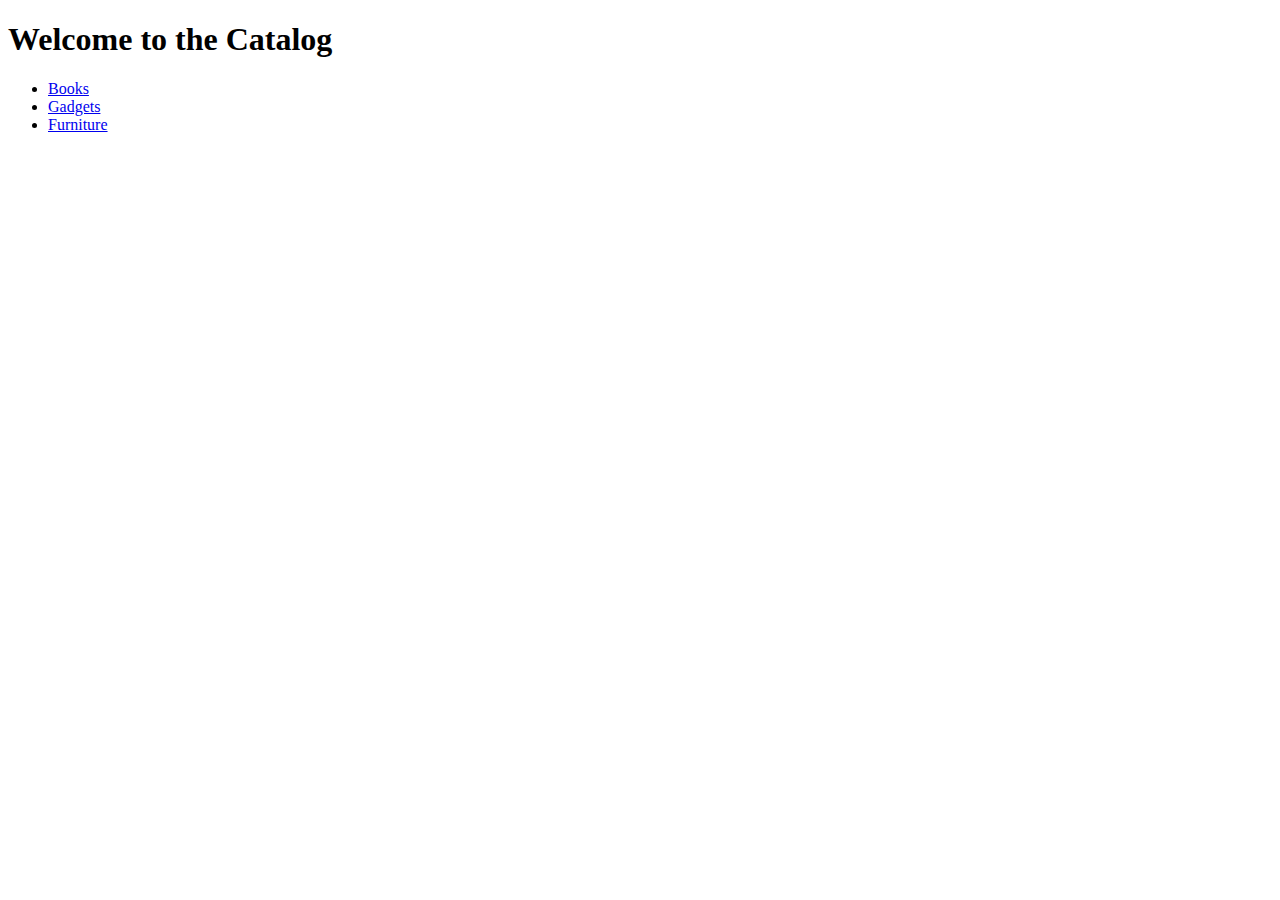
<file: Module12/index.html>
<!DOCTYPE html>
<html lang="en">
<head>
  <meta charset="UTF-8">
  <title>Product Catalog</title>
</head>
<body>
  <h1>Welcome to the Catalog</h1>
  <ul>
    <li><a href="books.html">Books</a></li>
    <li><a href="gadgets.html">Gadgets</a></li>
    <li><a href="furniture.html">Furniture</a></li>
  </ul>
</body>
</html>
</file>
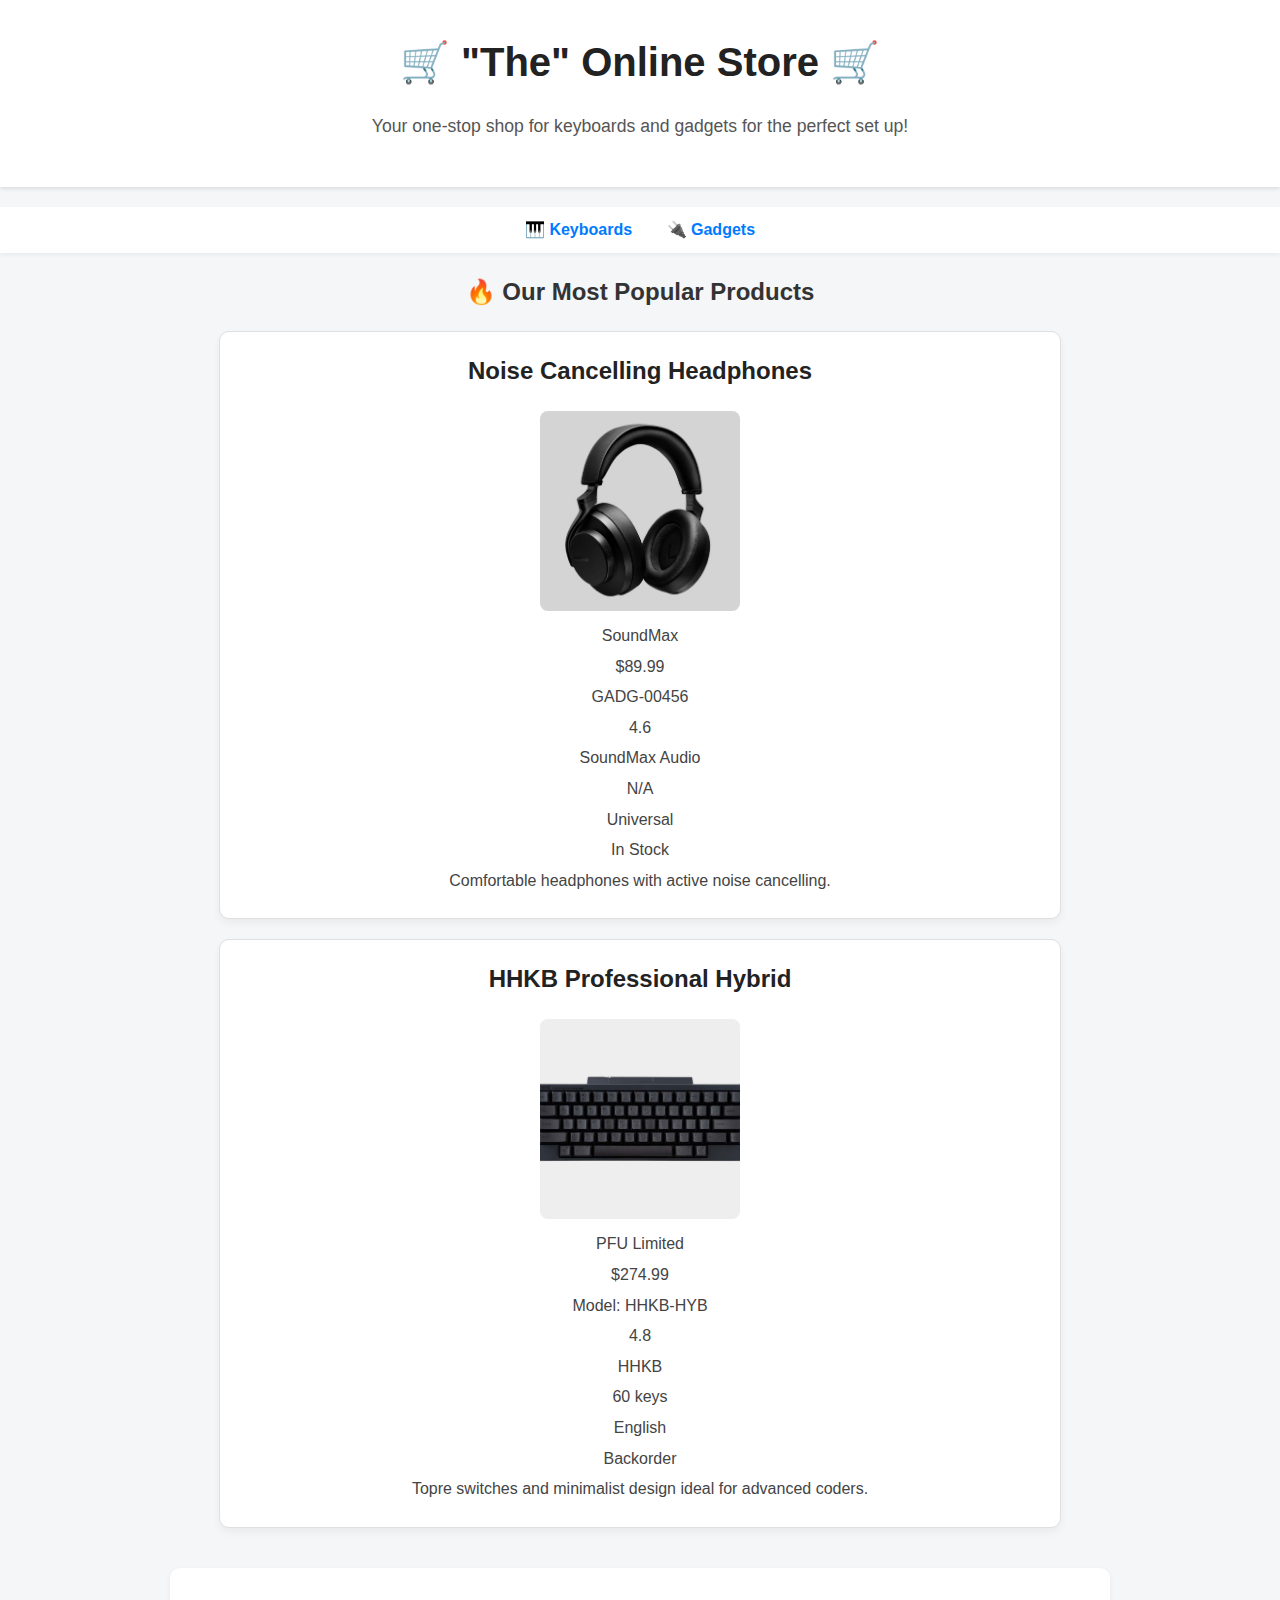
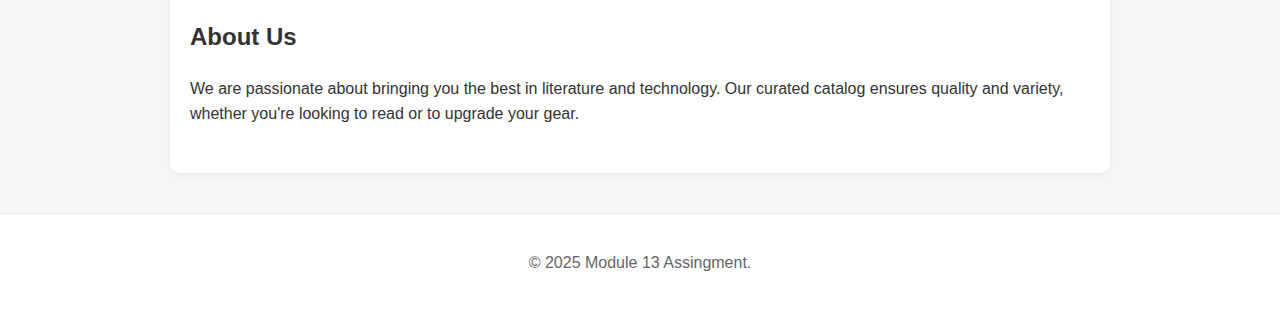
<file: Module13/index.html>
<!DOCTYPE html>
<html lang="en">
<head>
  <meta charset="UTF-8">
  <title>"The" Online Store</title>
  <link rel="stylesheet" href="styles.css">
</head>
<body>
  <header class="store-header">
    <h1>🛒 "The" Online Store 🛒</h1>
    <p>Your one-stop shop for keyboards and gadgets for the perfect set up!</p>
  </header>

  <nav>
    <ul class="nav-links">
      <li><a href="keyboards.html">🎹 Keyboards</a></li>
      <li><a href="gadgets.html">🔌 Gadgets</a></li>
    </ul>
  </nav>

  <section class="featured">
    <h2>🔥 Our Most Popular Products</h2>
    <div class="product">
        <h2 class="title">Noise Cancelling Headphones</h2>
        <img src="images/cancelation.jpg" alt="Smartwatch Pro" class="product-image">
        <p class="author">SoundMax</p>
        <p class="price">$89.99</p>
        <p class="isbn">GADG-00456</p>
        <p class="rating">4.6</p>
        <p class="publisher">SoundMax Audio</p>
        <p class="pages">N/A</p>
        <p class="language">Universal</p>
        <p class="stock">In Stock</p>
        <p class="description">Comfortable headphones with active noise cancelling.</p>
      </div>
  
      <div class="product">
        <h2 class="title">HHKB Professional Hybrid</h2>
        <img src="images/HHKB.jpg" alt="Smartwatch Pro" class="product-image">
        <p class="author">PFU Limited</p>
        <p class="price">$274.99</p>
        <p class="isbn">Model: HHKB-HYB</p>
        <p class="rating">4.8</p>
        <p class="publisher">HHKB</p>
        <p class="pages">60 keys</p>
        <p class="language">English</p>
        <p class="stock">Backorder</p>
        <p class="description">Topre switches and minimalist design ideal for advanced coders.</p>
      </div>
  </section>

  <section class="about">
    <h2>About Us</h2>
    <p>We are passionate about bringing you the best in literature and technology. Our curated catalog ensures quality and variety, whether you're looking to read or to upgrade your gear.</p>
  </section>

  <footer>
    <p>&copy; 2025 Module 13 Assingment.</p>
  </footer>
</body>
</html>
</file>
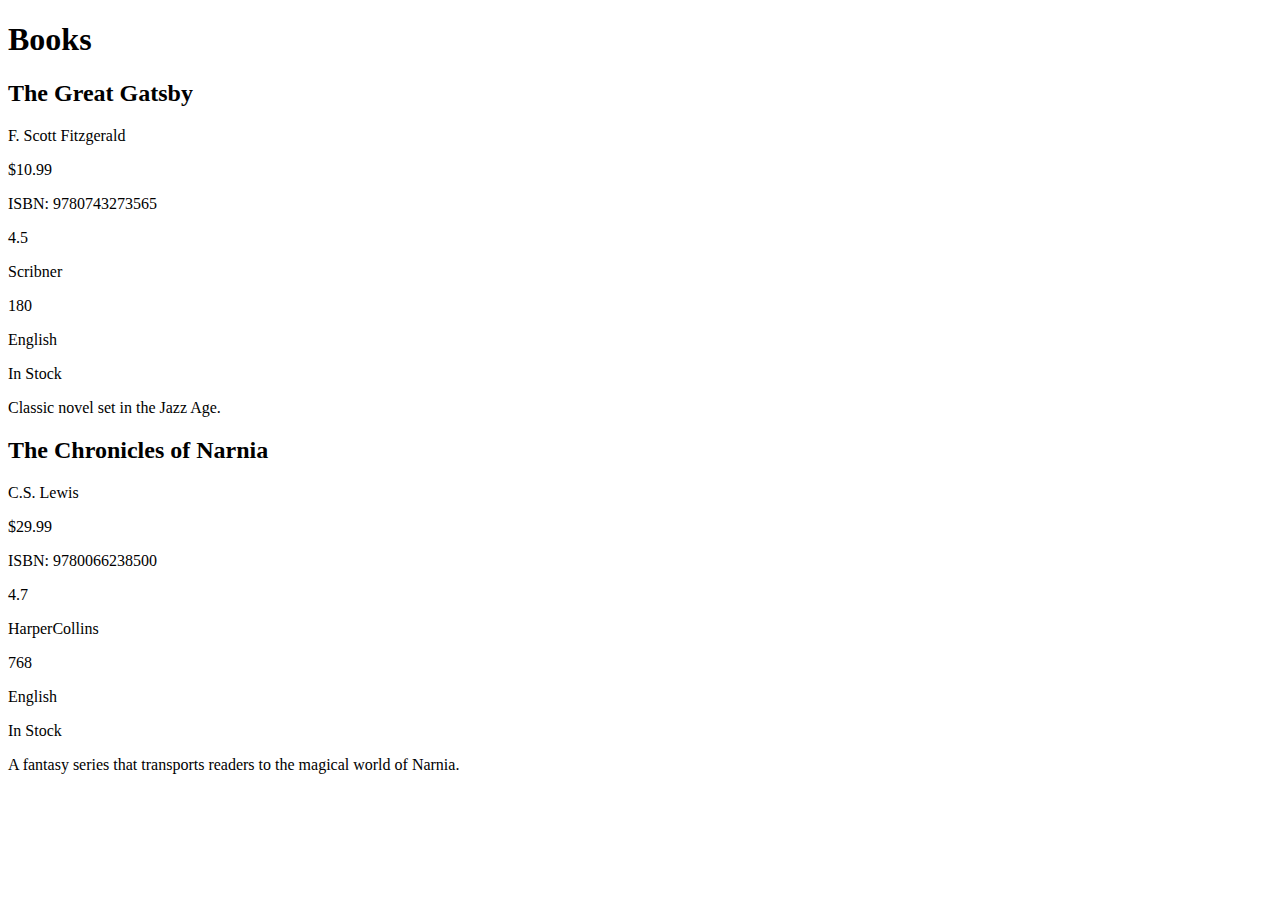
<file: Module12/books.html>
<!DOCTYPE html>
<html lang="en">
<head>
  <meta charset="UTF-8">
  <title>Books</title>
</head>
<body>
  <h1>Books</h1>

  <div class="product">
    <h2 class="title">The Great Gatsby</h2>
    <p class="author">F. Scott Fitzgerald</p>
    <p class="price">$10.99</p>
    <p class="isbn">ISBN: 9780743273565</p>
    <p class="rating">4.5</p>
    <p class="publisher">Scribner</p>
    <p class="pages">180</p>
    <p class="language">English</p>
    <p class="stock">In Stock</p>
    <p class="description">Classic novel set in the Jazz Age.</p>
  </div>

  <div class="product">
    <h2 class="title">The Chronicles of Narnia</h2>
    <p class="author">C.S. Lewis</p>
    <p class="price">$29.99</p>
    <p class="isbn">ISBN: 9780066238500</p>
    <p class="rating">4.7</p>
    <p class="publisher">HarperCollins</p>
    <p class="pages">768</p>
    <p class="language">English</p>
    <p class="stock">In Stock</p>
    <p class="description">A fantasy series that transports readers to the magical world of Narnia.</p>
  </div>

</body>
</html>
</file>
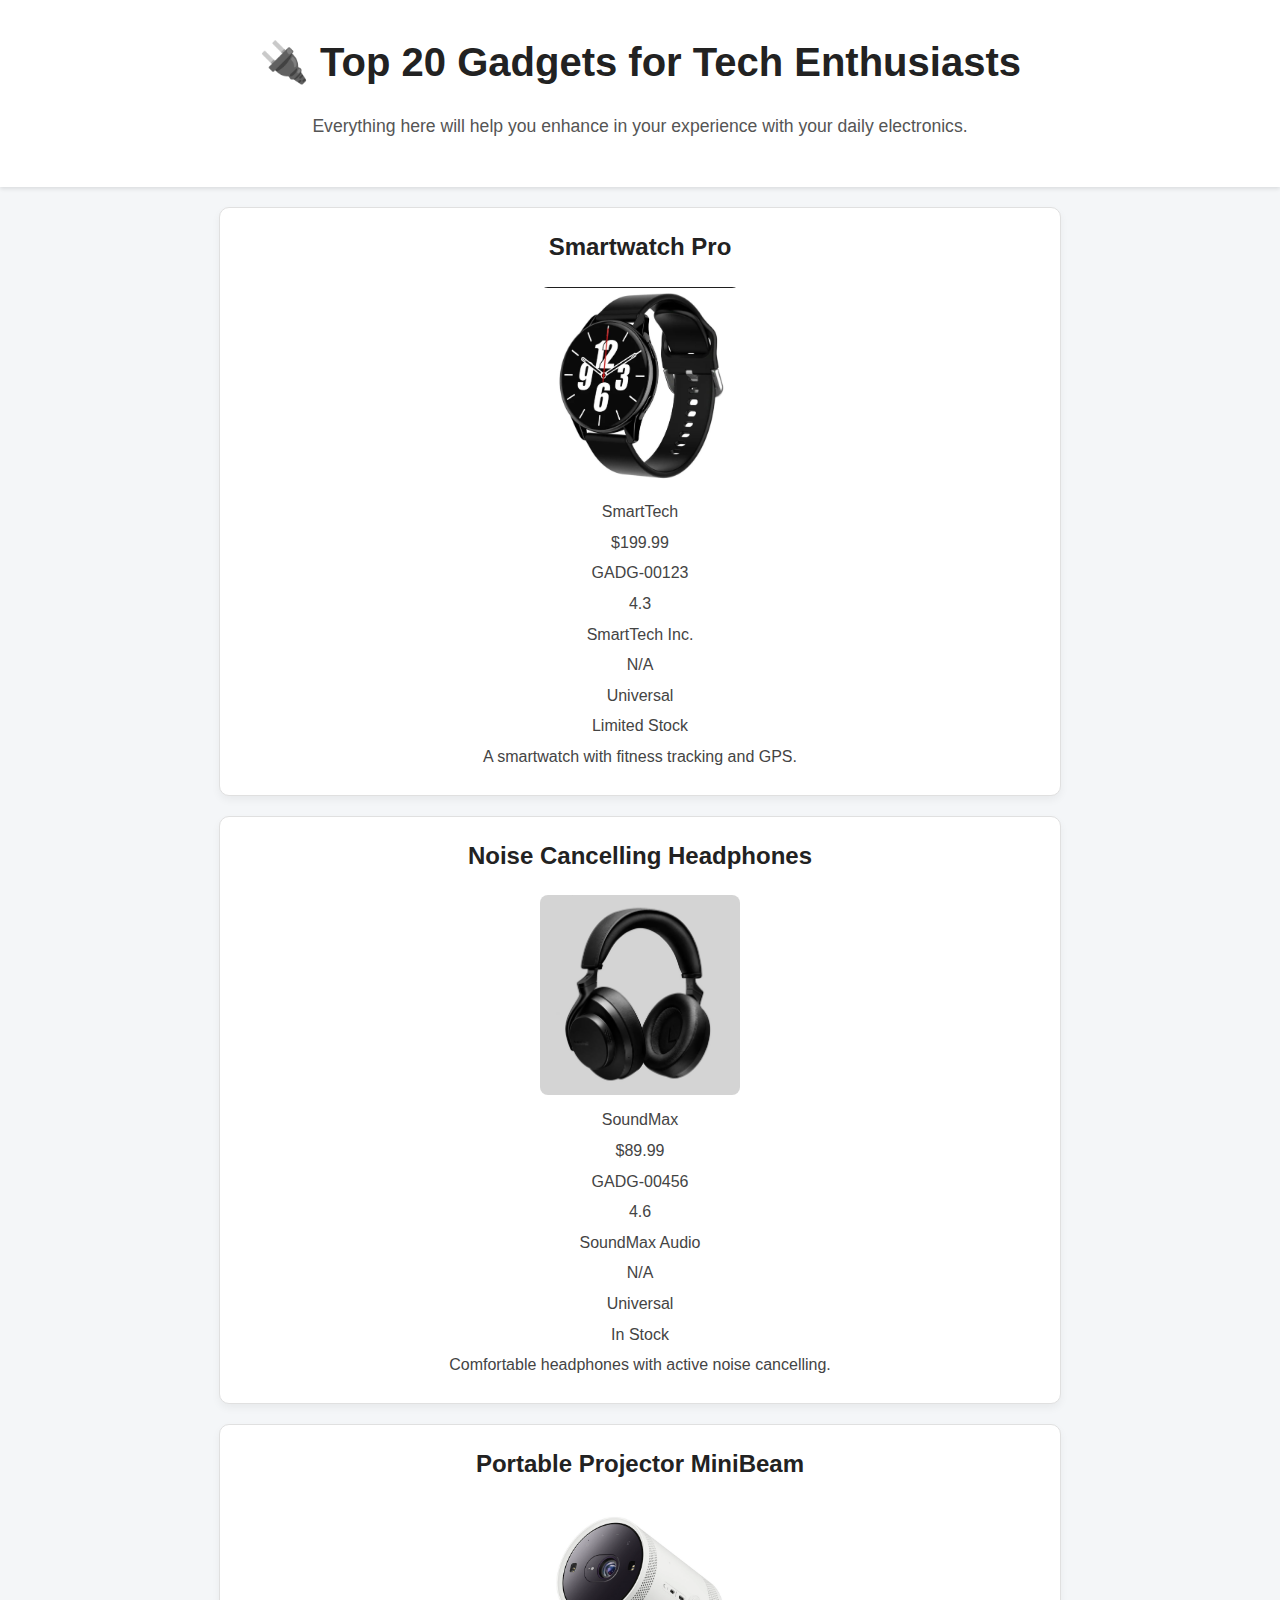
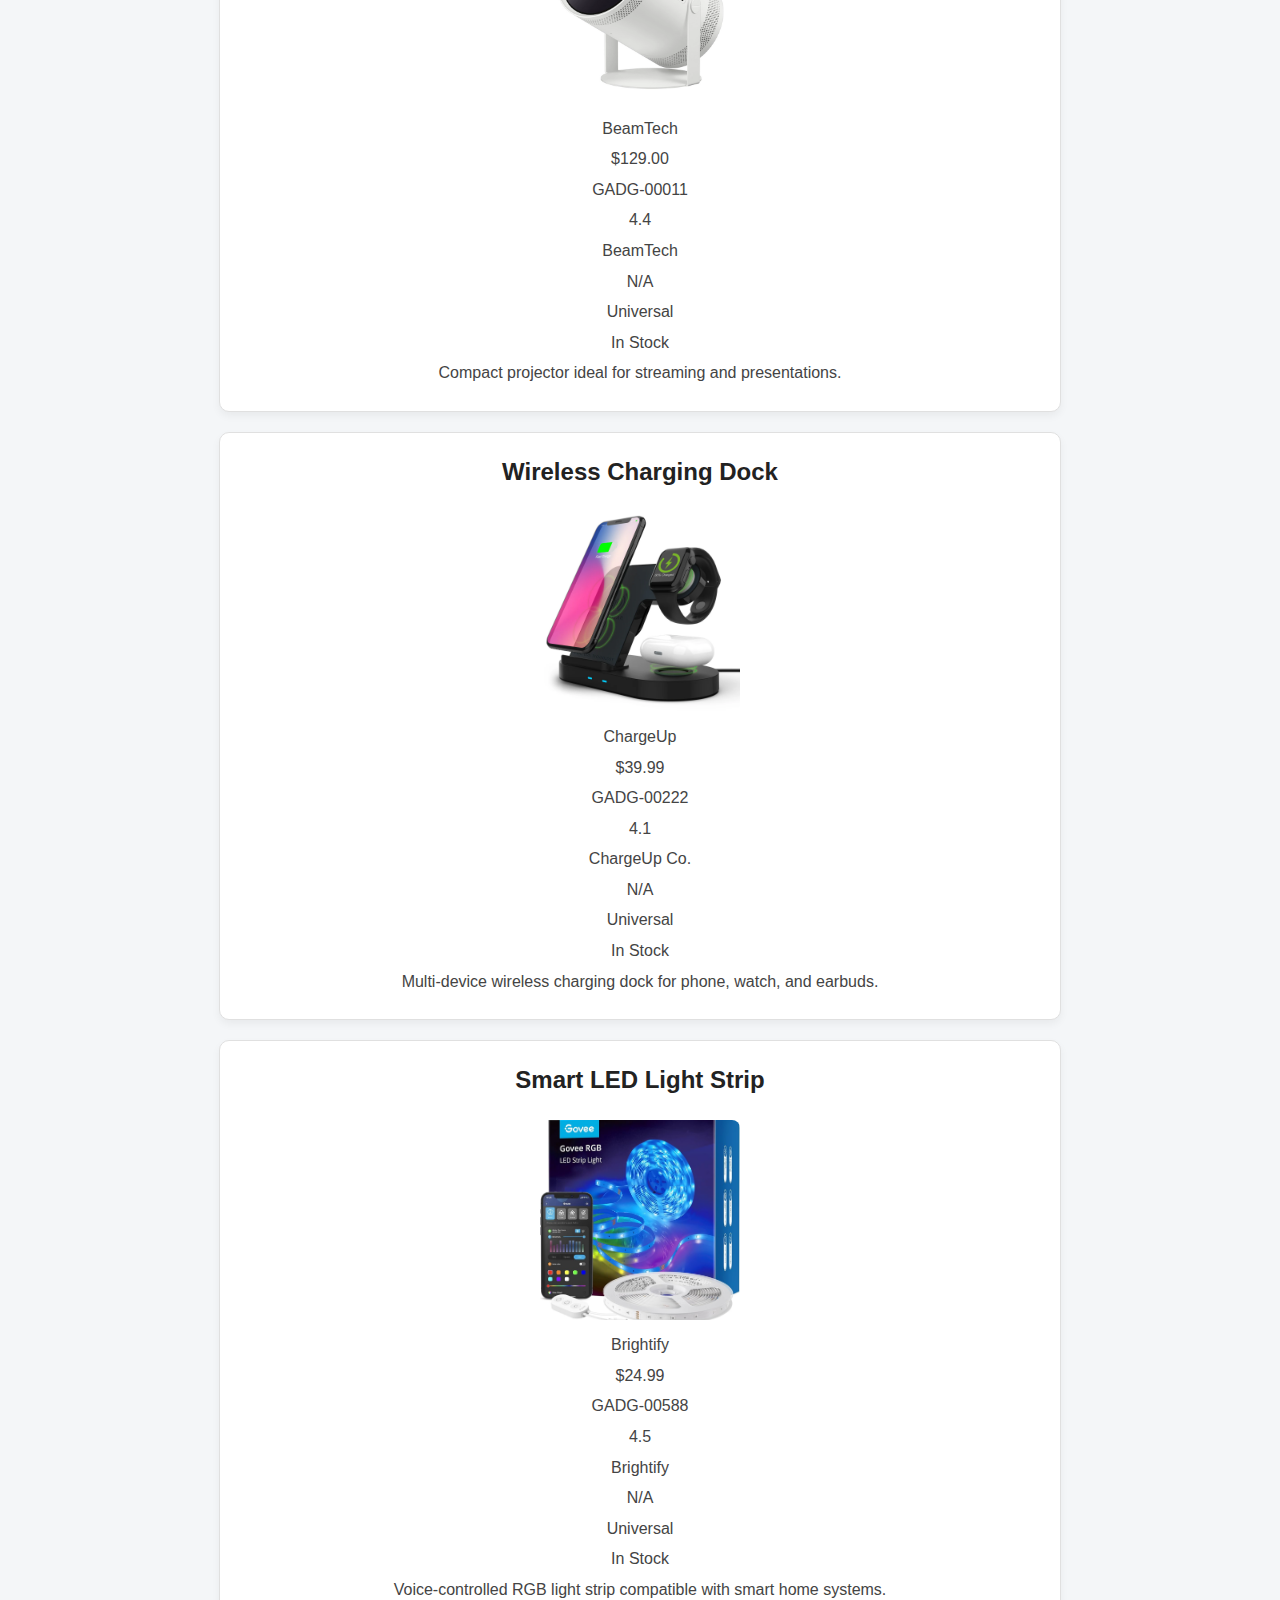
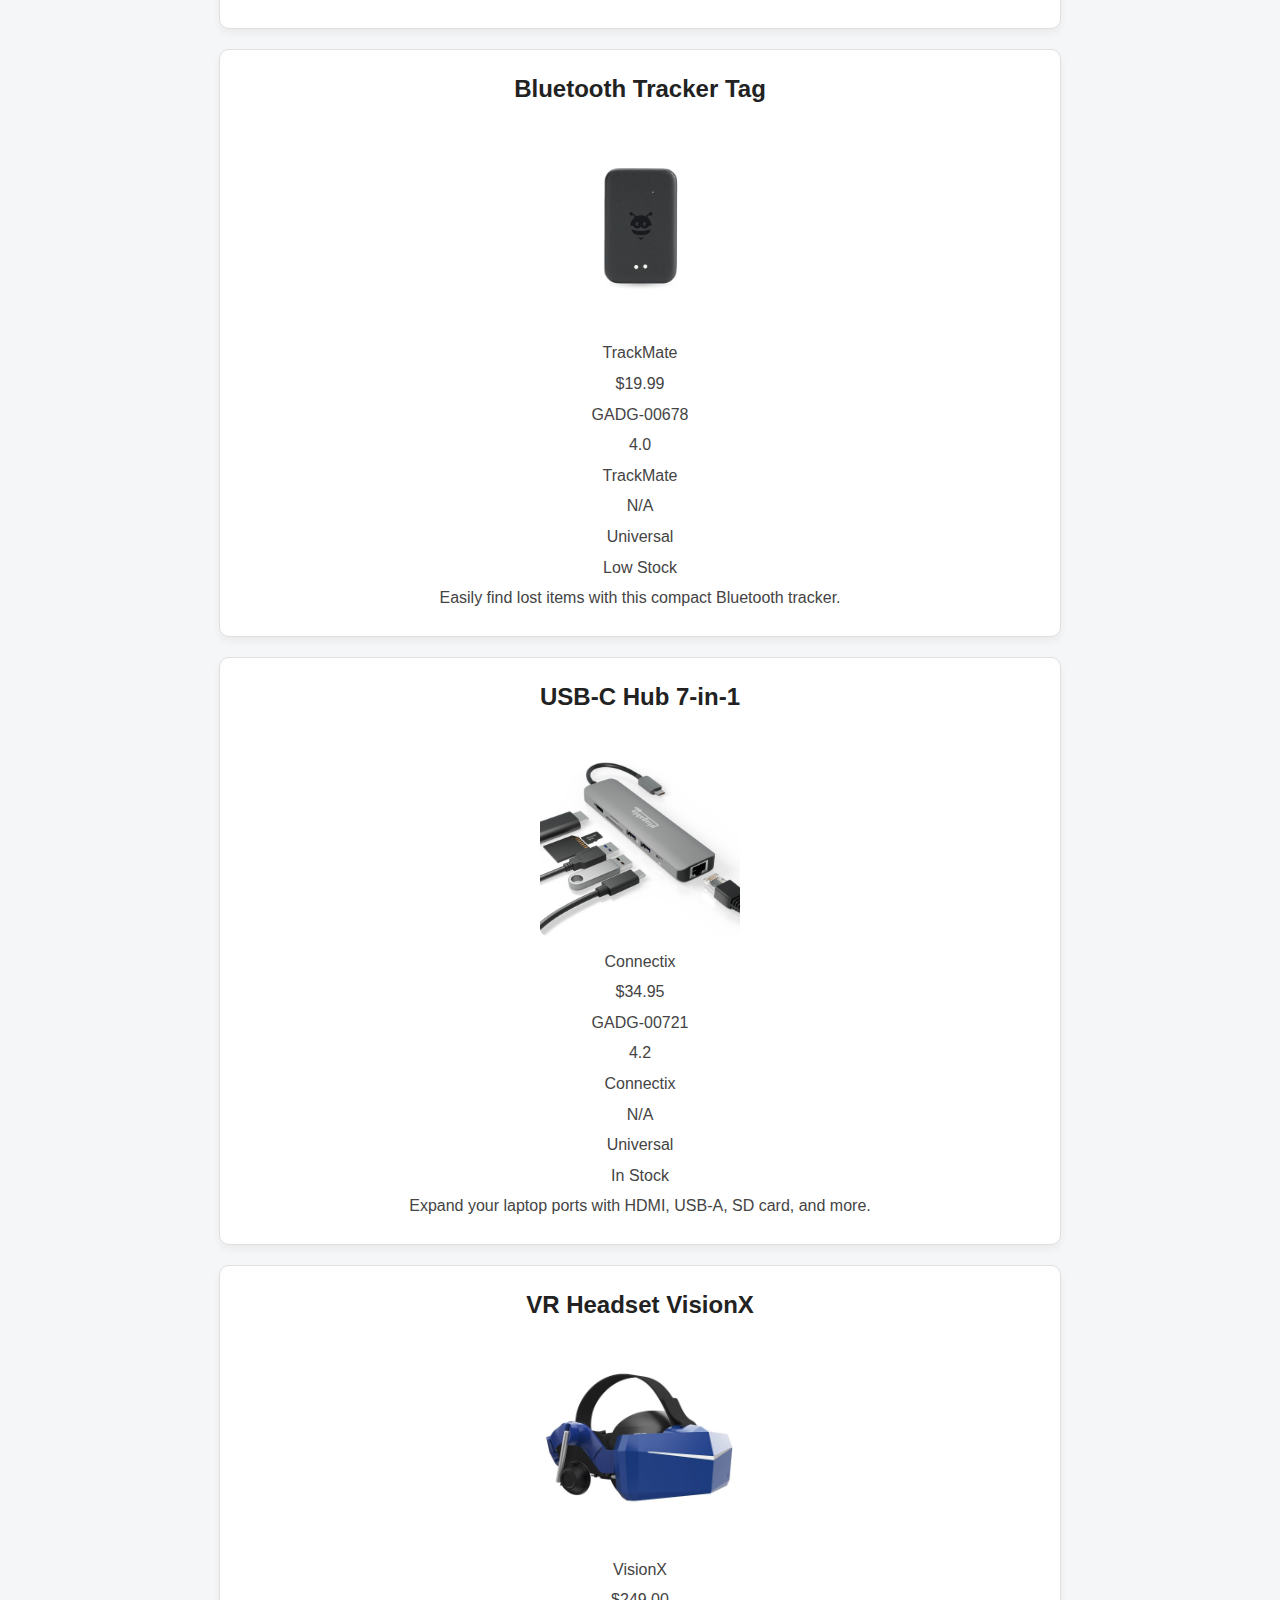
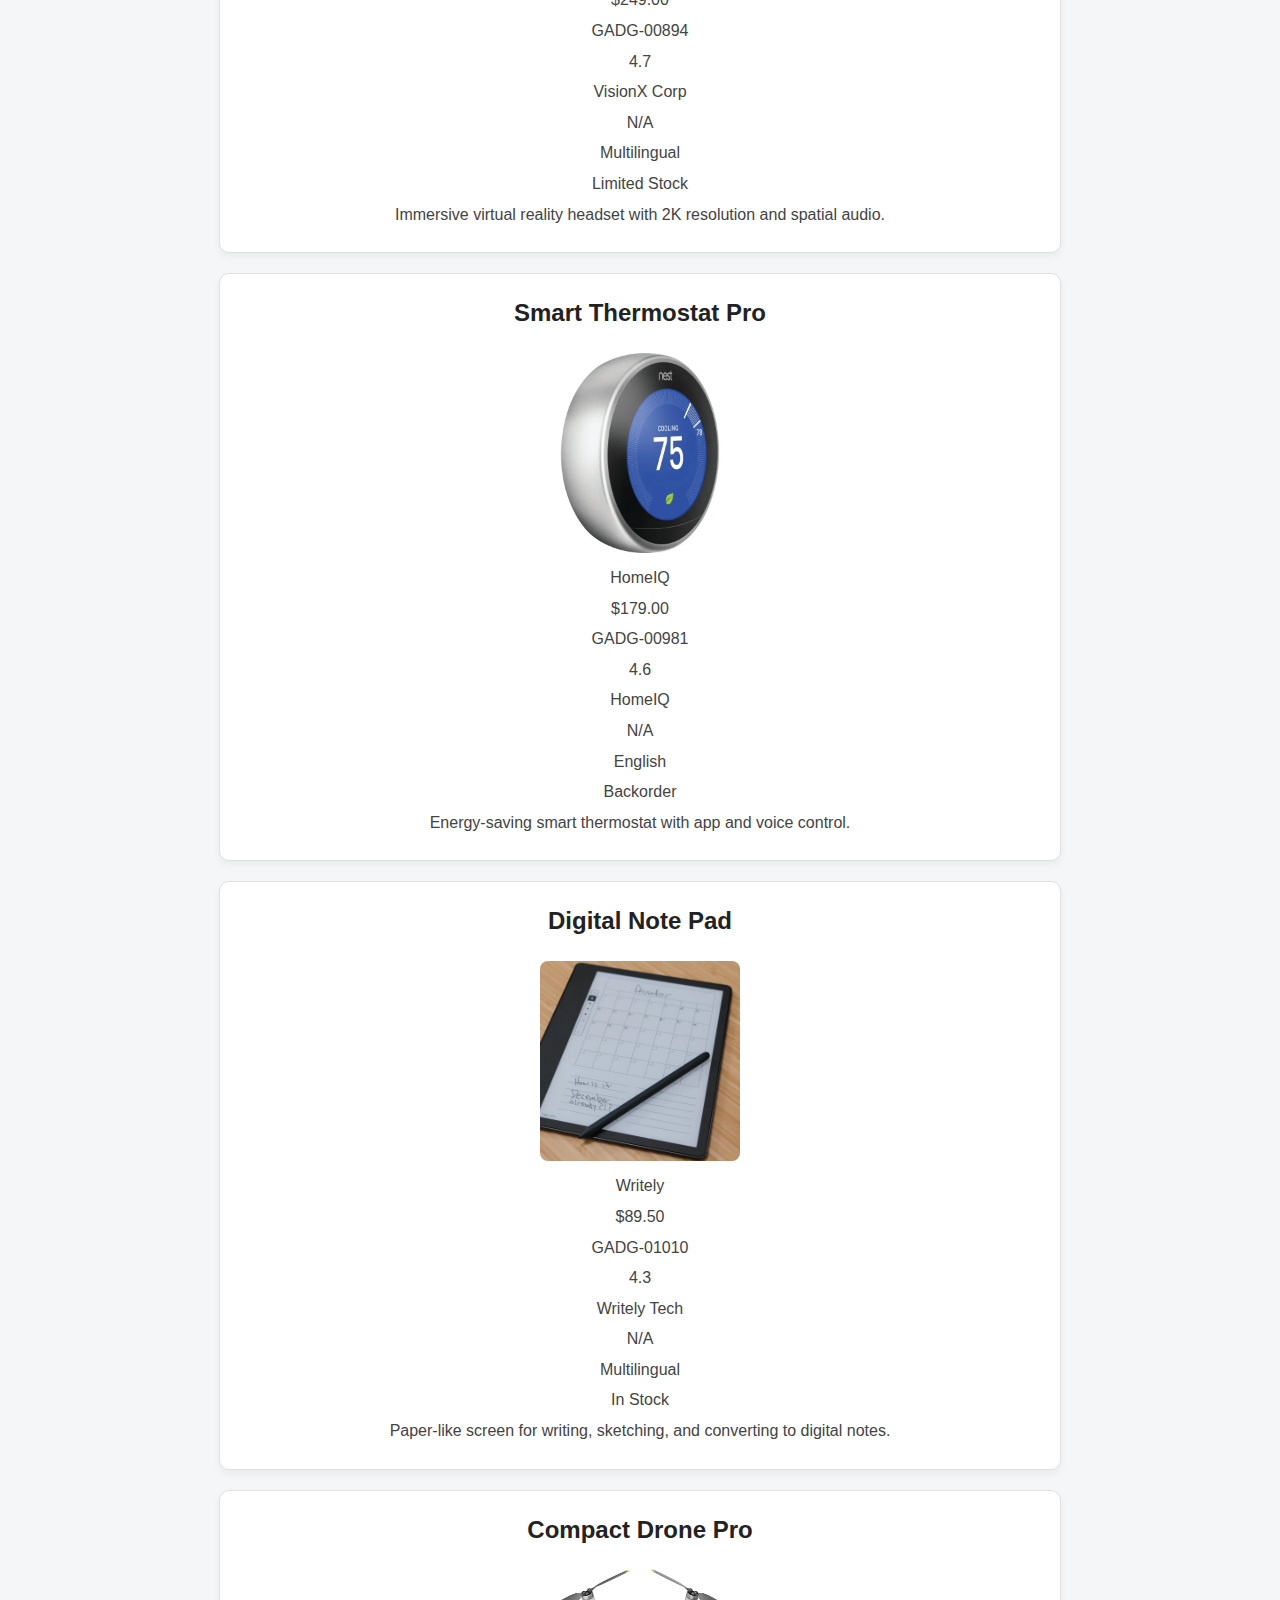
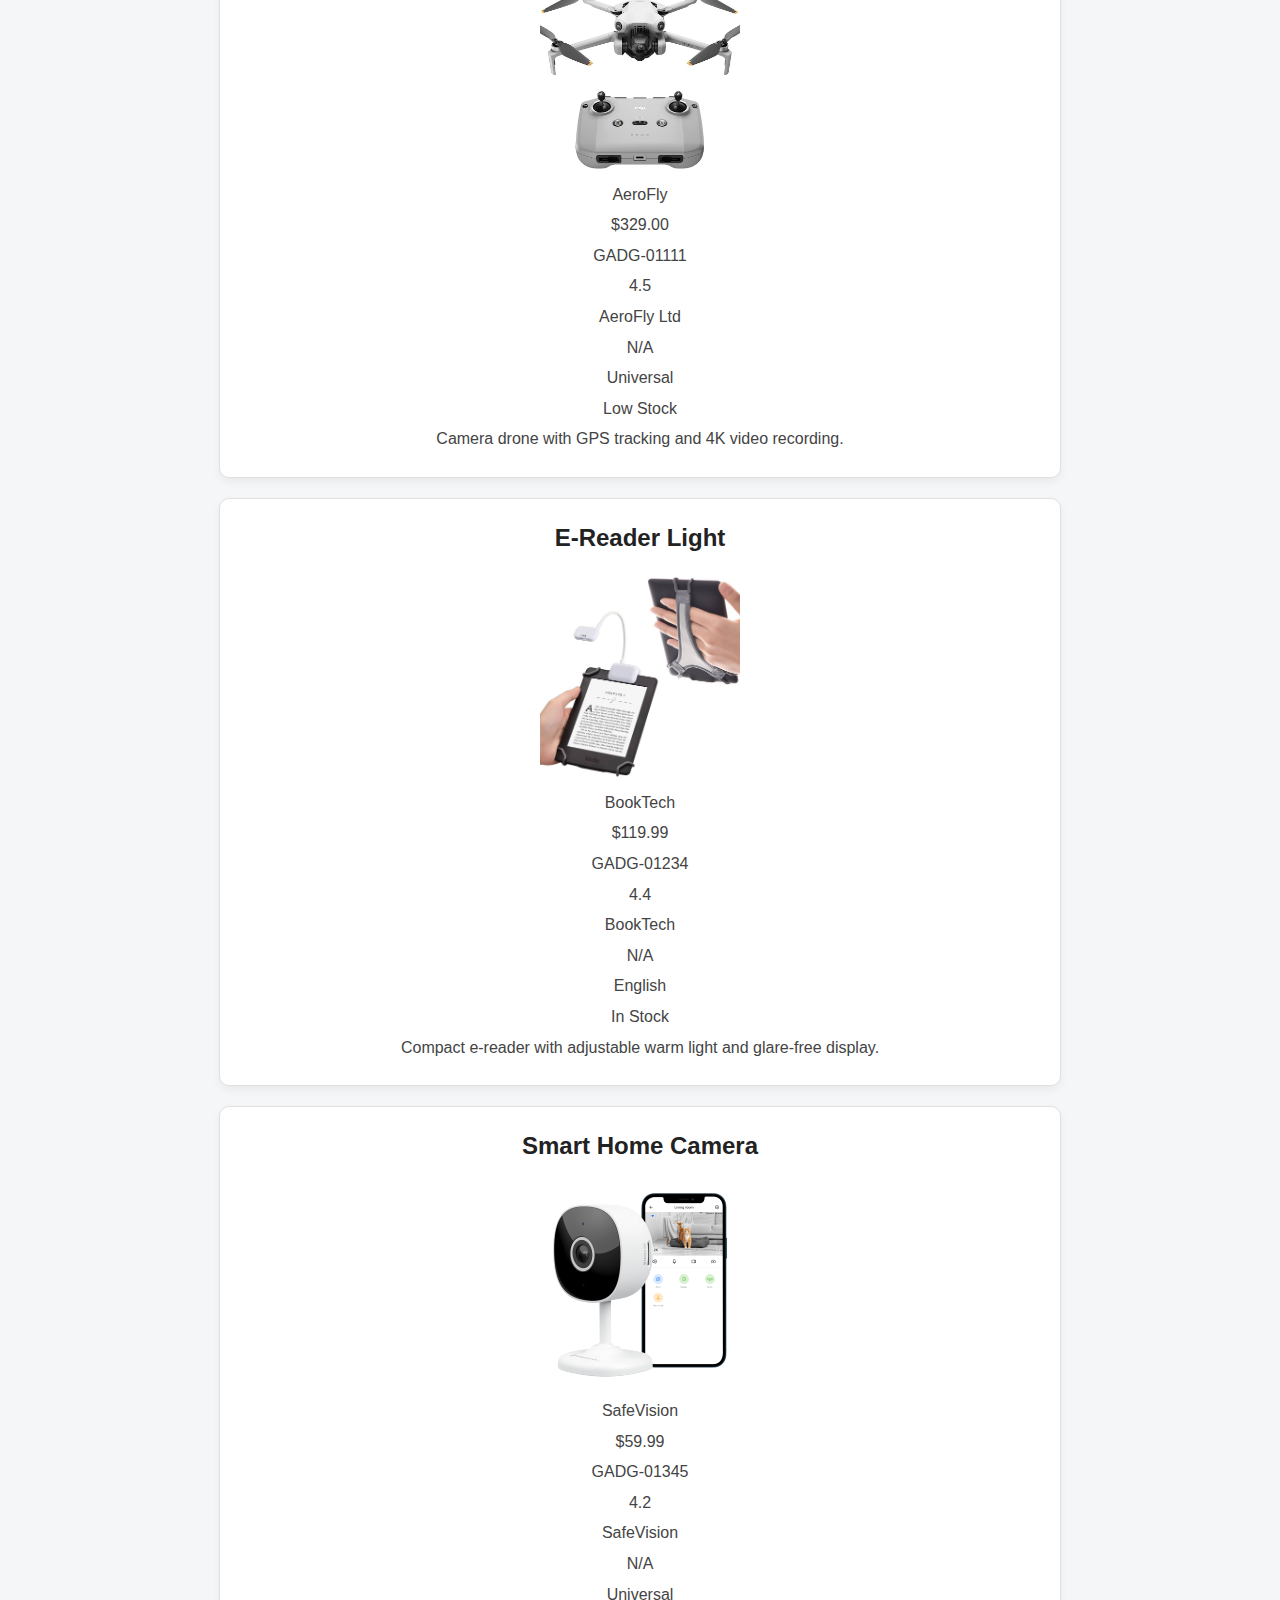
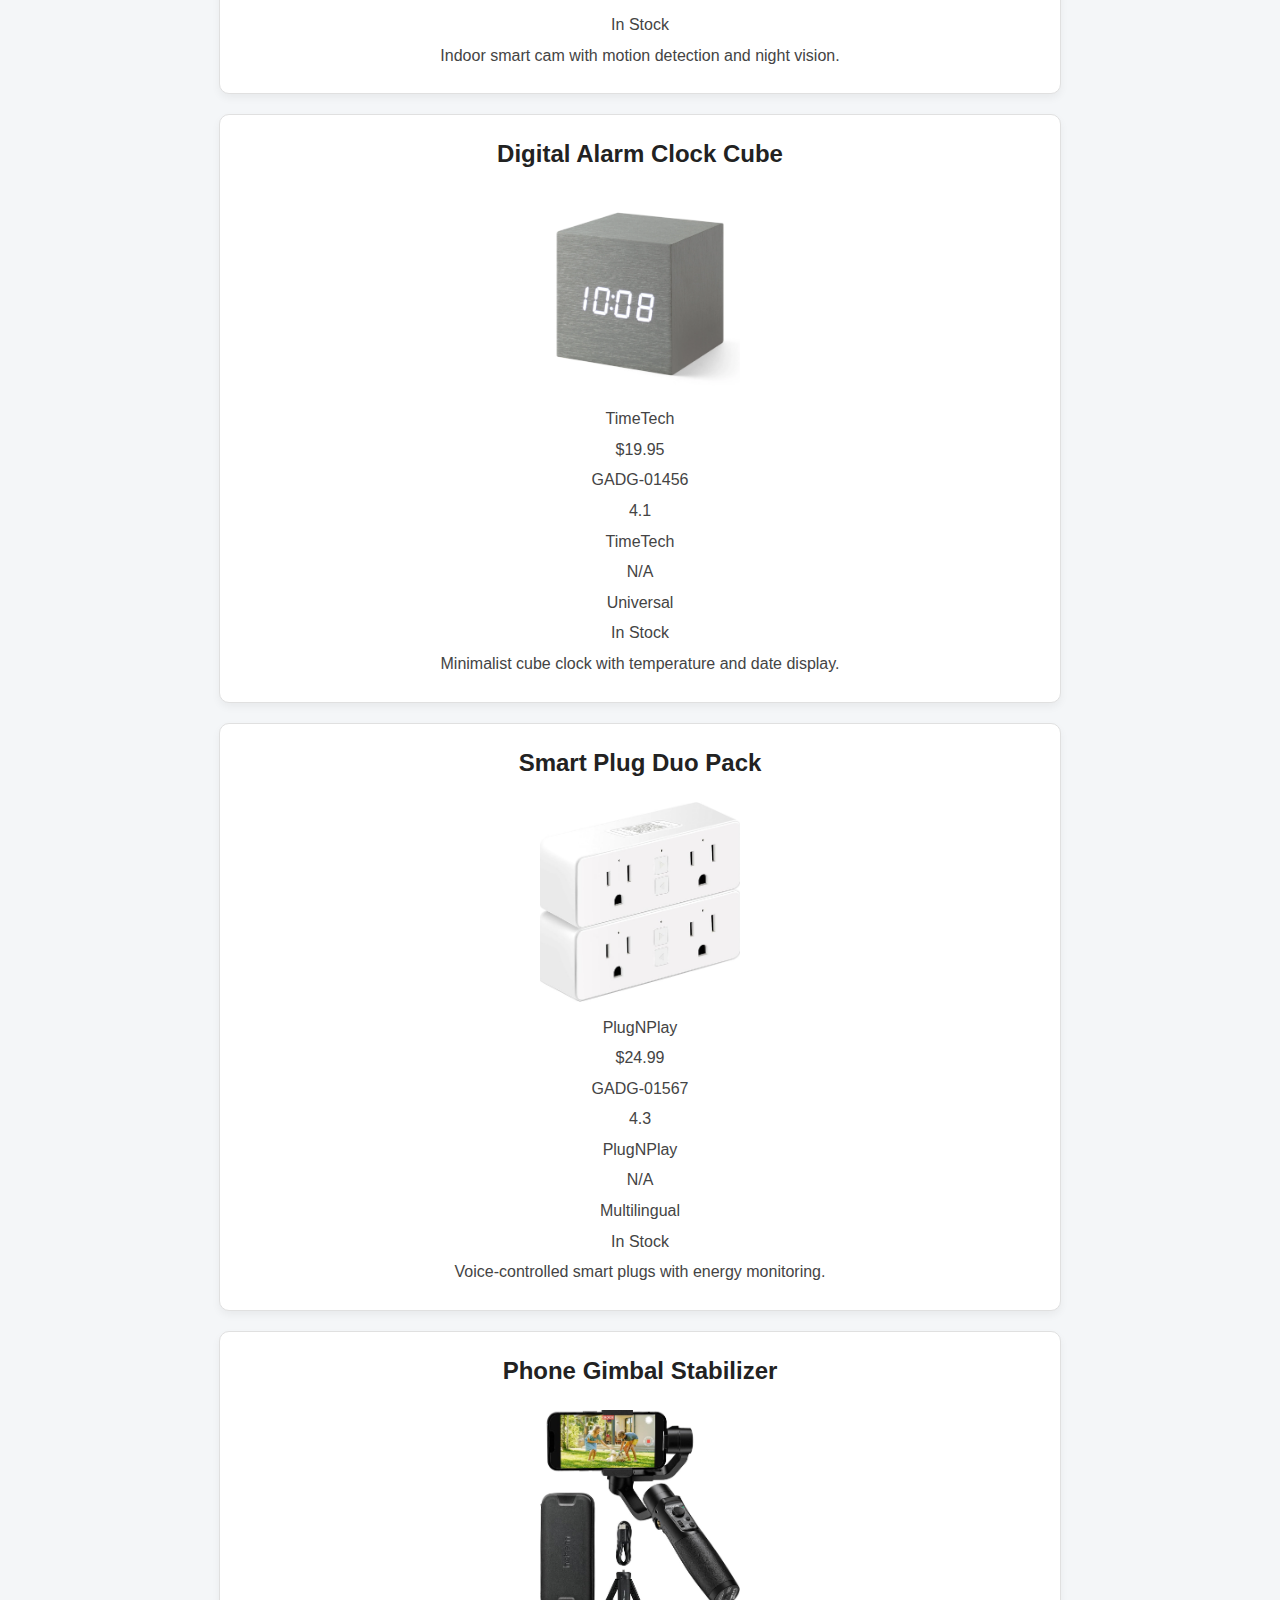
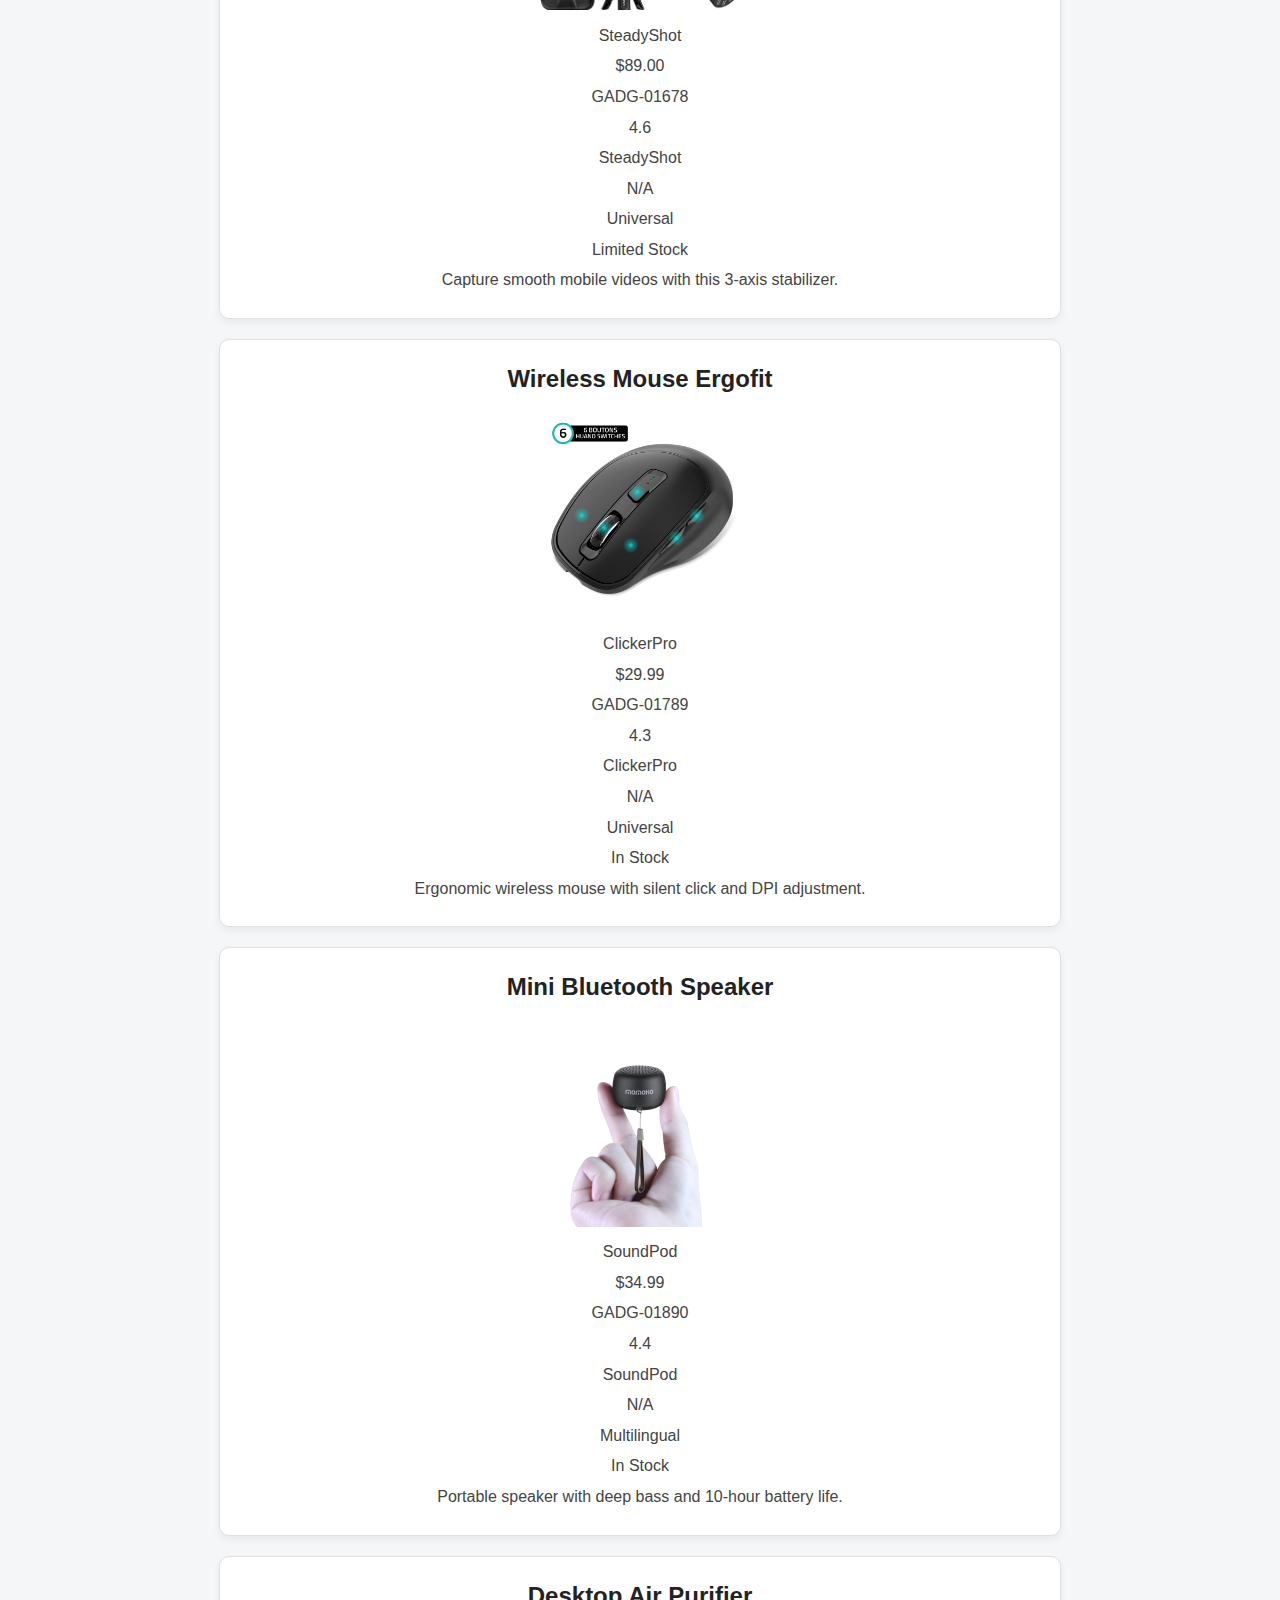
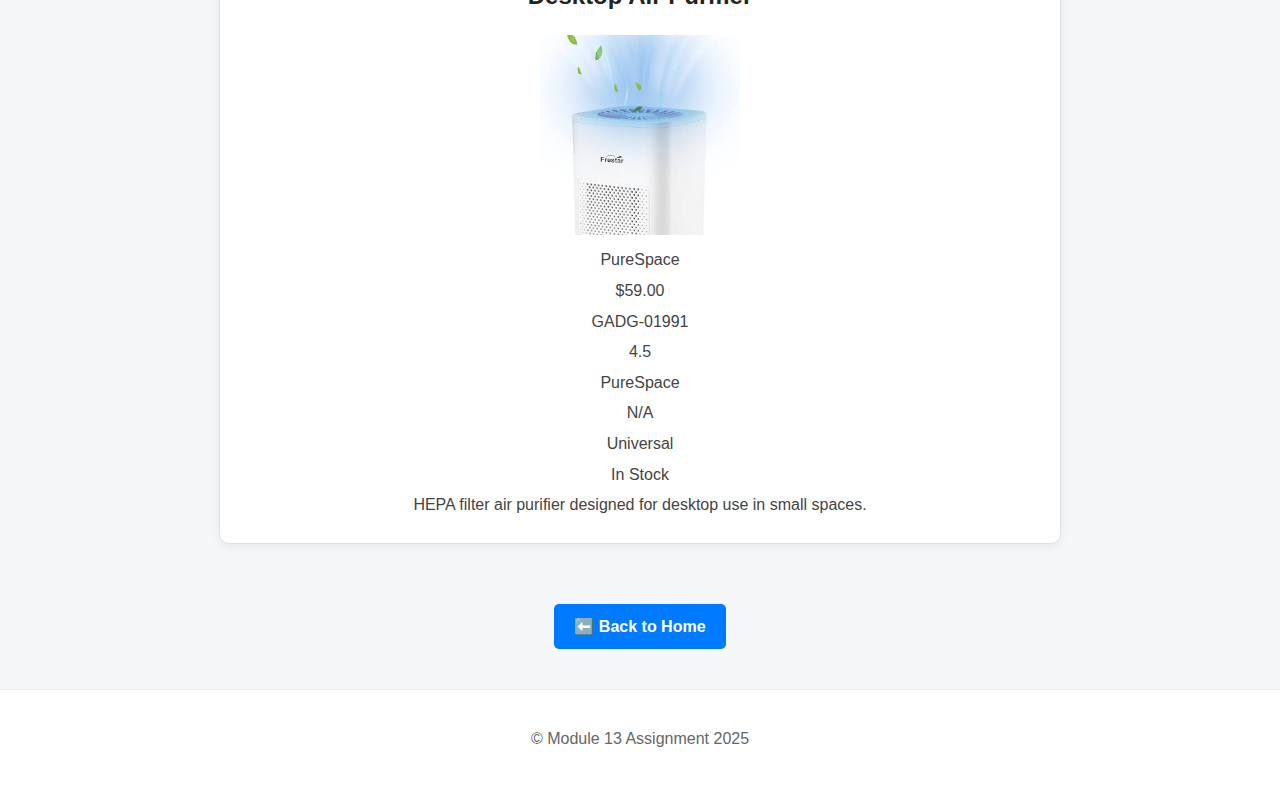
<file: Module13/gadgets.html>
<!DOCTYPE html>
<html lang="en">
<head>
  <meta charset="UTF-8">
  <title>Gadgets</title>
  <link rel="stylesheet" href="styles.css">
</head>
<body>

    <header class="store-header">
        <h1> 🔌 Top 20 Gadgets for Tech Enthusiasts</h1>
        <p>Everything here will help you enhance in your experience with your daily electronics.</p>
      </header>

  <div class="product">
    <h2 class="title">Smartwatch Pro</h2>
    <img src="images/smartwatch-pro.jpg" alt="Smartwatch Pro" class="product-image">
    <p class="author">SmartTech</p>
    <p class="price">$199.99</p>
    <p class="isbn">GADG-00123</p>
    <p class="rating">4.3</p>
    <p class="publisher">SmartTech Inc.</p>
    <p class="pages">N/A</p>
    <p class="language">Universal</p>
    <p class="stock">Limited Stock</p>
    <p class="description">A smartwatch with fitness tracking and GPS.</p>
  </div>

  <div class="product">
    <h2 class="title">Noise Cancelling Headphones</h2>
    <img src="images/cancelation.jpg" alt="Smartwatch Pro" class="product-image">
    <p class="author">SoundMax</p>
    <p class="price">$89.99</p>
    <p class="isbn">GADG-00456</p>
    <p class="rating">4.6</p>
    <p class="publisher">SoundMax Audio</p>
    <p class="pages">N/A</p>
    <p class="language">Universal</p>
    <p class="stock">In Stock</p>
    <p class="description">Comfortable headphones with active noise cancelling.</p>
  </div>

  <div class="product">
    <h2 class="title">Portable Projector MiniBeam</h2>
    <img src="images/portable.jpg" alt="Smartwatch Pro" class="product-image">
    <p class="author">BeamTech</p>
    <p class="price">$129.00</p>
    <p class="isbn">GADG-00011</p>
    <p class="rating">4.4</p>
    <p class="publisher">BeamTech</p>
    <p class="pages">N/A</p>
    <p class="language">Universal</p>
    <p class="stock">In Stock</p>
    <p class="description">Compact projector ideal for streaming and presentations.</p>
  </div>

  <div class="product">
    <h2 class="title">Wireless Charging Dock</h2>
    <img src="images/wireless.jpg" alt="Smartwatch Pro" class="product-image">
    <p class="author">ChargeUp</p>
    <p class="price">$39.99</p>
    <p class="isbn">GADG-00222</p>
    <p class="rating">4.1</p>
    <p class="publisher">ChargeUp Co.</p>
    <p class="pages">N/A</p>
    <p class="language">Universal</p>
    <p class="stock">In Stock</p>
    <p class="description">Multi-device wireless charging dock for phone, watch, and earbuds.</p>
  </div>

  <div class="product">
    <h2 class="title">Smart LED Light Strip</h2>
    <img src="images/smart.jpg" alt="Smartwatch Pro" class="product-image">
    <p class="author">Brightify</p>
    <p class="price">$24.99</p>
    <p class="isbn">GADG-00588</p>
    <p class="rating">4.5</p>
    <p class="publisher">Brightify</p>
    <p class="pages">N/A</p>
    <p class="language">Universal</p>
    <p class="stock">In Stock</p>
    <p class="description">Voice-controlled RGB light strip compatible with smart home systems.</p>
  </div>

  <div class="product">
    <h2 class="title">Bluetooth Tracker Tag</h2>
    <img src="images/tag.jpg" alt="Smartwatch Pro" class="product-image">
    <p class="author">TrackMate</p>
    <p class="price">$19.99</p>
    <p class="isbn">GADG-00678</p>
    <p class="rating">4.0</p>
    <p class="publisher">TrackMate</p>
    <p class="pages">N/A</p>
    <p class="language">Universal</p>
    <p class="stock">Low Stock</p>
    <p class="description">Easily find lost items with this compact Bluetooth tracker.</p>
  </div>

  <div class="product">
    <h2 class="title">USB-C Hub 7-in-1</h2>
    <img src="images/usbc.jpg" alt="Smartwatch Pro" class="product-image">
    <p class="author">Connectix</p>
    <p class="price">$34.95</p>
    <p class="isbn">GADG-00721</p>
    <p class="rating">4.2</p>
    <p class="publisher">Connectix</p>
    <p class="pages">N/A</p>
    <p class="language">Universal</p>
    <p class="stock">In Stock</p>
    <p class="description">Expand your laptop ports with HDMI, USB-A, SD card, and more.</p>
  </div>

  <div class="product">
    <h2 class="title">VR Headset VisionX</h2>
    <img src="images/headset.jpg" alt="Smartwatch Pro" class="product-image">
    <p class="author">VisionX</p>
    <p class="price">$249.00</p>
    <p class="isbn">GADG-00894</p>
    <p class="rating">4.7</p>
    <p class="publisher">VisionX Corp</p>
    <p class="pages">N/A</p>
    <p class="language">Multilingual</p>
    <p class="stock">Limited Stock</p>
    <p class="description">Immersive virtual reality headset with 2K resolution and spatial audio.</p>
  </div>

  <div class="product">
    <h2 class="title">Smart Thermostat Pro</h2>
    <img src="images/pro.jpg" alt="Smartwatch Pro" class="product-image">
    <p class="author">HomeIQ</p>
    <p class="price">$179.00</p>
    <p class="isbn">GADG-00981</p>
    <p class="rating">4.6</p>
    <p class="publisher">HomeIQ</p>
    <p class="pages">N/A</p>
    <p class="language">English</p>
    <p class="stock">Backorder</p>
    <p class="description">Energy-saving smart thermostat with app and voice control.</p>
  </div>

  <div class="product">
    <h2 class="title">Digital Note Pad</h2>
    <img src="images/notepad.jpg" alt="Smartwatch Pro" class="product-image">
    <p class="author">Writely</p>
    <p class="price">$89.50</p>
    <p class="isbn">GADG-01010</p>
    <p class="rating">4.3</p>
    <p class="publisher">Writely Tech</p>
    <p class="pages">N/A</p>
    <p class="language">Multilingual</p>
    <p class="stock">In Stock</p>
    <p class="description">Paper-like screen for writing, sketching, and converting to digital notes.</p>
  </div>

  <div class="product">
    <h2 class="title">Compact Drone Pro</h2>
    <img src="images/CompactPro.jpg" alt="Smartwatch Pro" class="product-image">
    <p class="author">AeroFly</p>
    <p class="price">$329.00</p>
    <p class="isbn">GADG-01111</p>
    <p class="rating">4.5</p>
    <p class="publisher">AeroFly Ltd</p>
    <p class="pages">N/A</p>
    <p class="language">Universal</p>
    <p class="stock">Low Stock</p>
    <p class="description">Camera drone with GPS tracking and 4K video recording.</p>
  </div>

  <div class="product">
    <h2 class="title">E-Reader Light</h2>
    <img src="images/light.jpg" alt="Smartwatch Pro" class="product-image">
    <p class="author">BookTech</p>
    <p class="price">$119.99</p>
    <p class="isbn">GADG-01234</p>
    <p class="rating">4.4</p>
    <p class="publisher">BookTech</p>
    <p class="pages">N/A</p>
    <p class="language">English</p>
    <p class="stock">In Stock</p>
    <p class="description">Compact e-reader with adjustable warm light and glare-free display.</p>
  </div>

  <div class="product">
    <h2 class="title">Smart Home Camera</h2>
    <img src="images/camera.jpg" alt="Smartwatch Pro" class="product-image">
    <p class="author">SafeVision</p>
    <p class="price">$59.99</p>
    <p class="isbn">GADG-01345</p>
    <p class="rating">4.2</p>
    <p class="publisher">SafeVision</p>
    <p class="pages">N/A</p>
    <p class="language">Universal</p>
    <p class="stock">In Stock</p>
    <p class="description">Indoor smart cam with motion detection and night vision.</p>
  </div>

  <div class="product">
    <h2 class="title">Digital Alarm Clock Cube</h2>
    <img src="images/clock.jpg" alt="Smartwatch Pro" class="product-image">
    <p class="author">TimeTech</p>
    <p class="price">$19.95</p>
    <p class="isbn">GADG-01456</p>
    <p class="rating">4.1</p>
    <p class="publisher">TimeTech</p>
    <p class="pages">N/A</p>
    <p class="language">Universal</p>
    <p class="stock">In Stock</p>
    <p class="description">Minimalist cube clock with temperature and date display.</p>
  </div>

  <div class="product">
    <h2 class="title">Smart Plug Duo Pack</h2>
    <img src="images/pack.jpg" alt="Smartwatch Pro" class="product-image">
    <p class="author">PlugNPlay</p>
    <p class="price">$24.99</p>
    <p class="isbn">GADG-01567</p>
    <p class="rating">4.3</p>
    <p class="publisher">PlugNPlay</p>
    <p class="pages">N/A</p>
    <p class="language">Multilingual</p>
    <p class="stock">In Stock</p>
    <p class="description">Voice-controlled smart plugs with energy monitoring.</p>
  </div>

  <div class="product">
    <h2 class="title">Phone Gimbal Stabilizer</h2>
    <img src="images/gimal.jpg" alt="Smartwatch Pro" class="product-image">
    <p class="author">SteadyShot</p>
    <p class="price">$89.00</p>
    <p class="isbn">GADG-01678</p>
    <p class="rating">4.6</p>
    <p class="publisher">SteadyShot</p>
    <p class="pages">N/A</p>
    <p class="language">Universal</p>
    <p class="stock">Limited Stock</p>
    <p class="description">Capture smooth mobile videos with this 3-axis stabilizer.</p>
  </div>

  <div class="product">
    <h2 class="title">Wireless Mouse Ergofit</h2>
    <img src="images/mouse.jpg" alt="Smartwatch Pro" class="product-image">
    <p class="author">ClickerPro</p>
    <p class="price">$29.99</p>
    <p class="isbn">GADG-01789</p>
    <p class="rating">4.3</p>
    <p class="publisher">ClickerPro</p>
    <p class="pages">N/A</p>
    <p class="language">Universal</p>
    <p class="stock">In Stock</p>
    <p class="description">Ergonomic wireless mouse with silent click and DPI adjustment.</p>
  </div>

  <div class="product">
    <h2 class="title">Mini Bluetooth Speaker</h2>
    <img src="images/mini.jpg" alt="Smartwatch Pro" class="product-image">
    <p class="author">SoundPod</p>
    <p class="price">$34.99</p>
    <p class="isbn">GADG-01890</p>
    <p class="rating">4.4</p>
    <p class="publisher">SoundPod</p>
    <p class="pages">N/A</p>
    <p class="language">Multilingual</p>
    <p class="stock">In Stock</p>
    <p class="description">Portable speaker with deep bass and 10-hour battery life.</p>
  </div>

  <div class="product">
    <h2 class="title">Desktop Air Purifier</h2>
    <img src="images/purifier.jpg" alt="Smartwatch Pro" class="product-image">
    <p class="author">PureSpace</p>
    <p class="price">$59.00</p>
    <p class="isbn">GADG-01991</p>
    <p class="rating">4.5</p>
    <p class="publisher">PureSpace</p>
    <p class="pages">N/A</p>
    <p class="language">Universal</p>
    <p class="stock">In Stock</p>
    <p class="description">HEPA filter air purifier designed for desktop use in small spaces.</p>
  </div>

<div style="text-align: center; margin-top: 40px;">
  <a href="index.html" class="btn-home">⬅️ Back to Home</a>

  <footer>
    <p>&copy; Module 13 Assignment 2025</p>
  </footer>

</div>
</body>
</html>
</file>
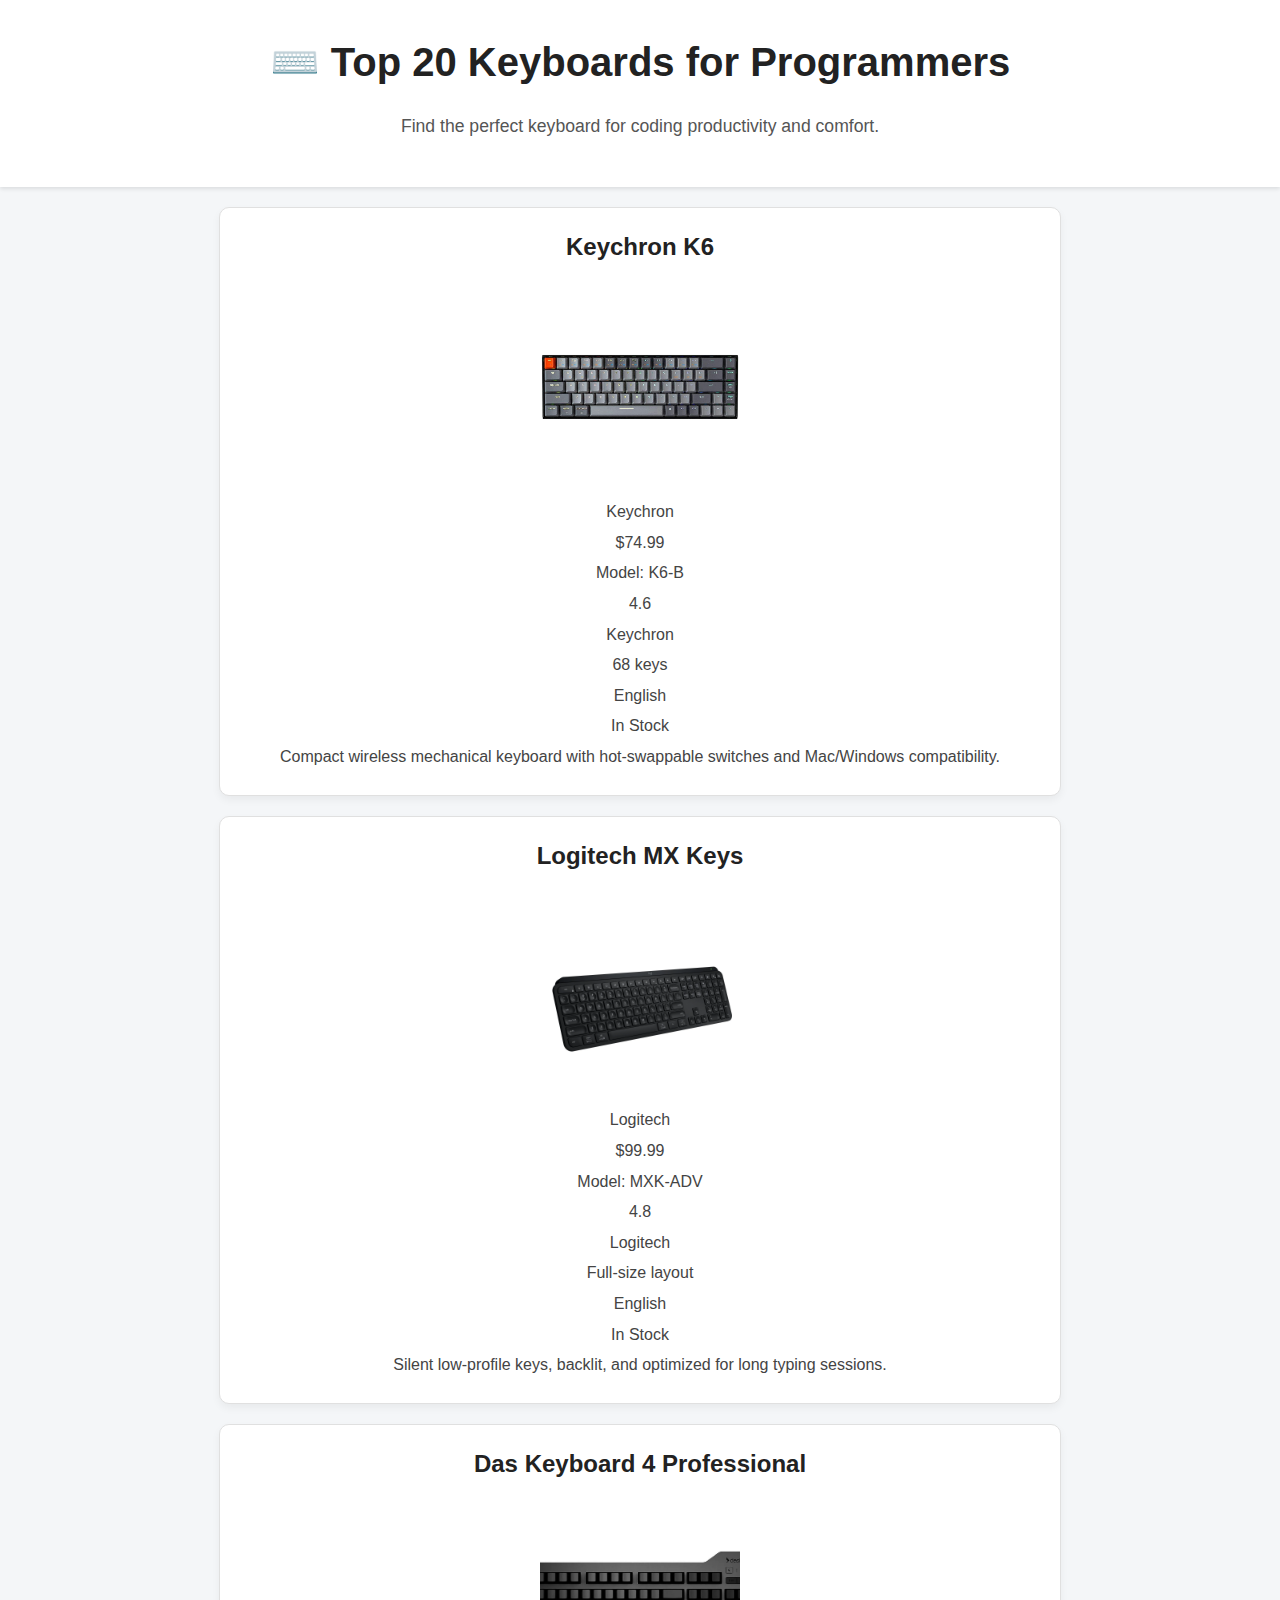
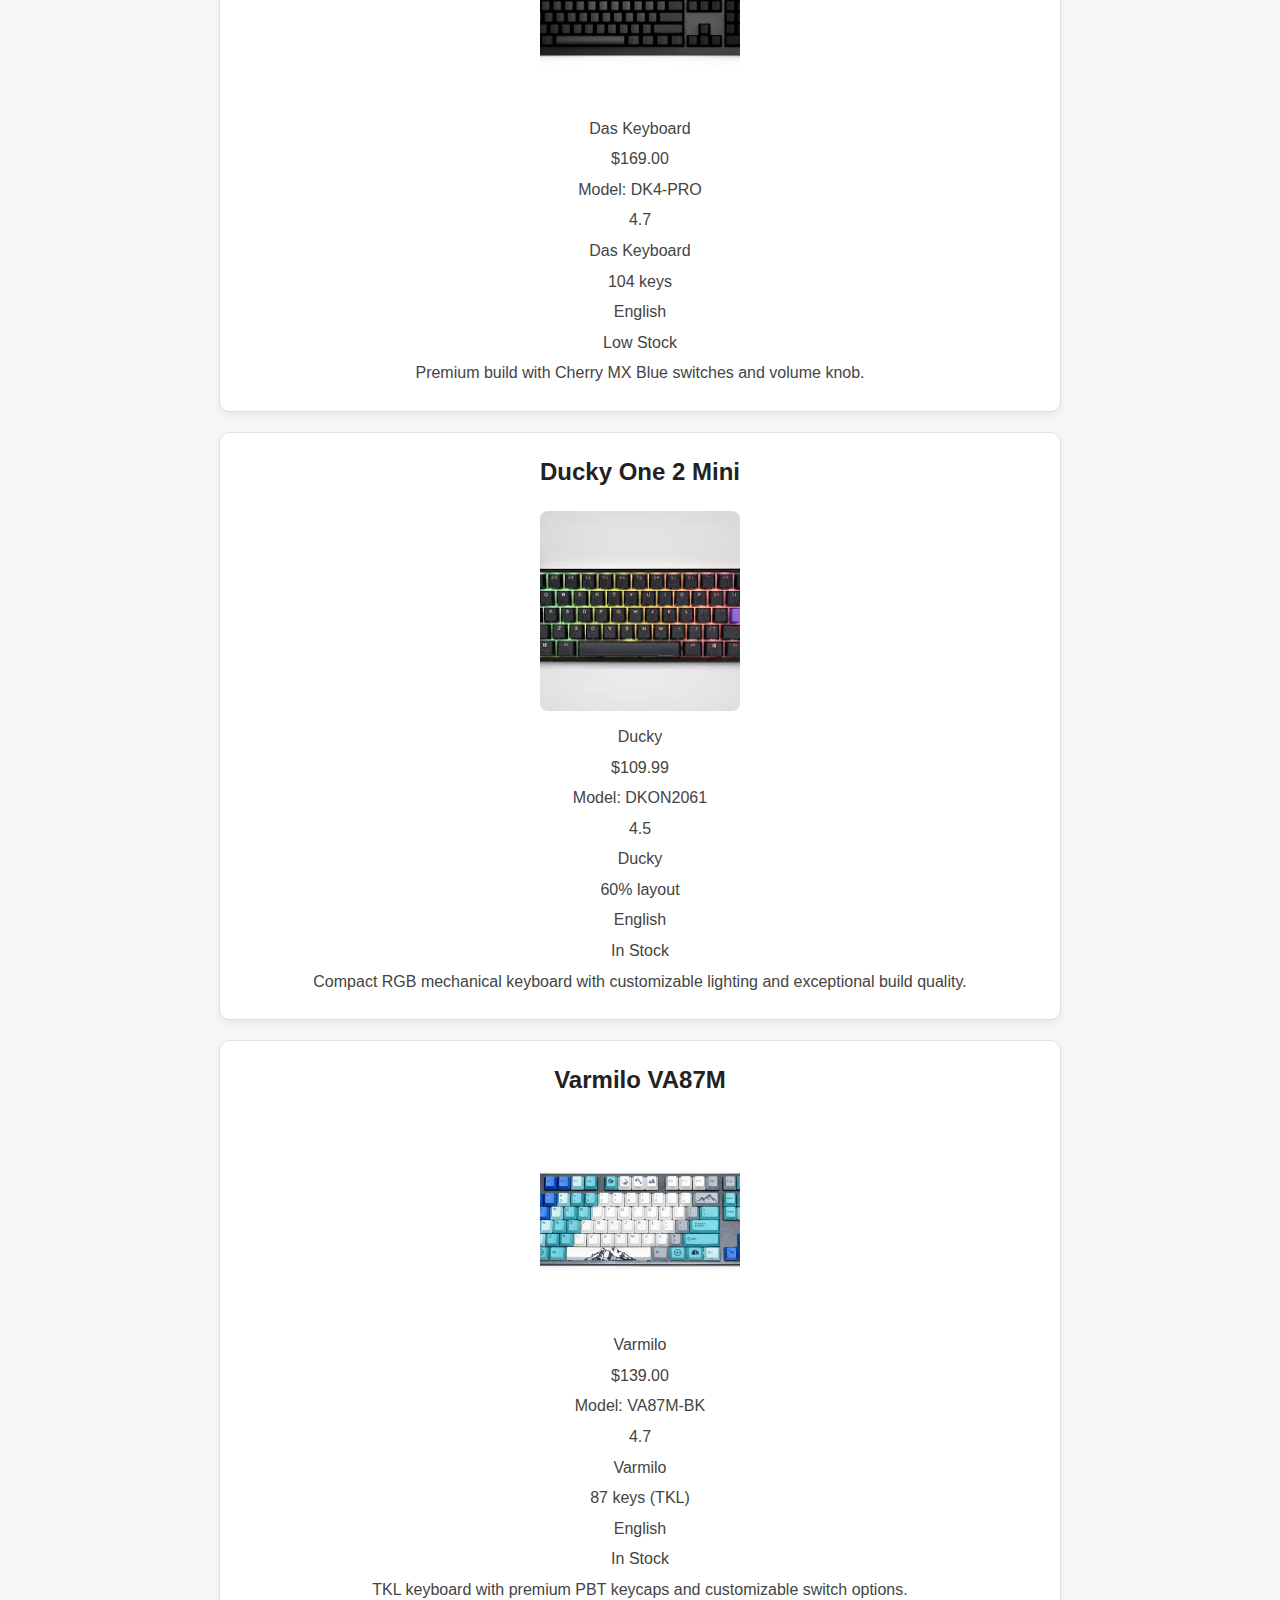
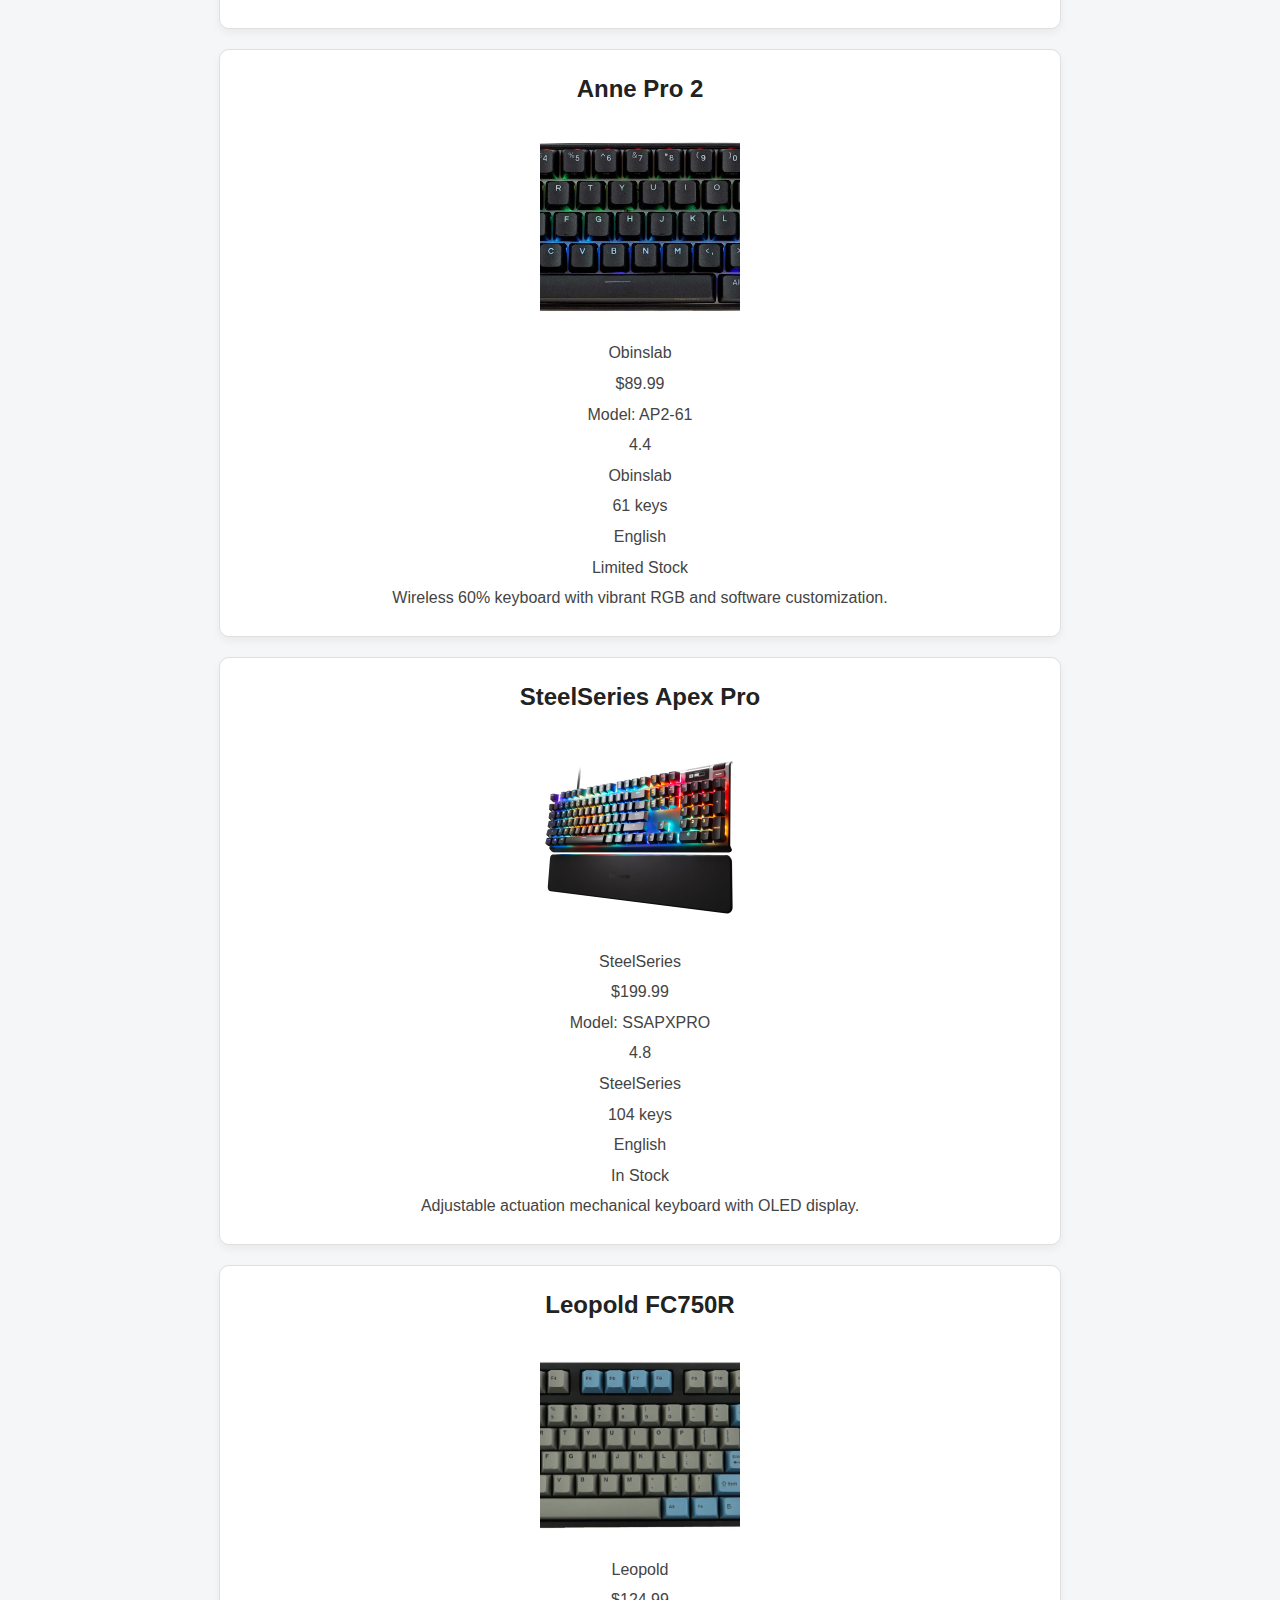
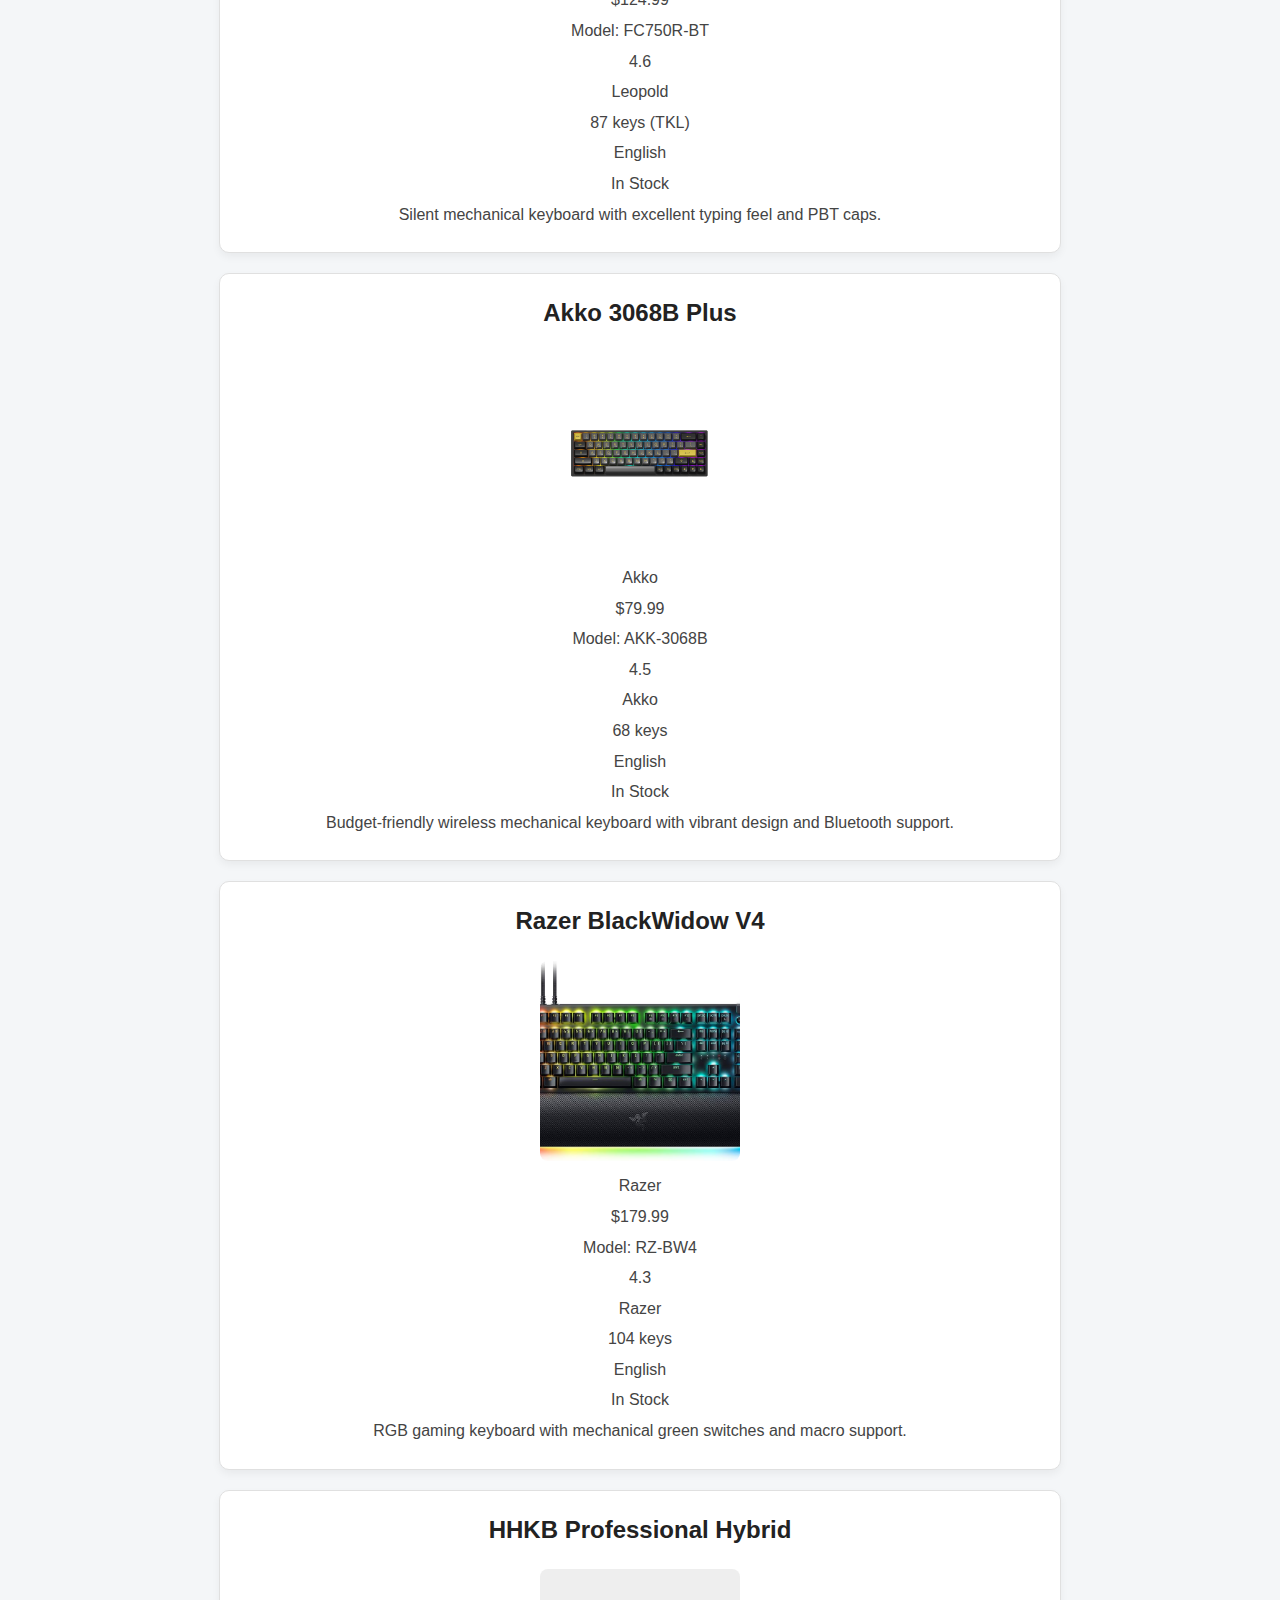
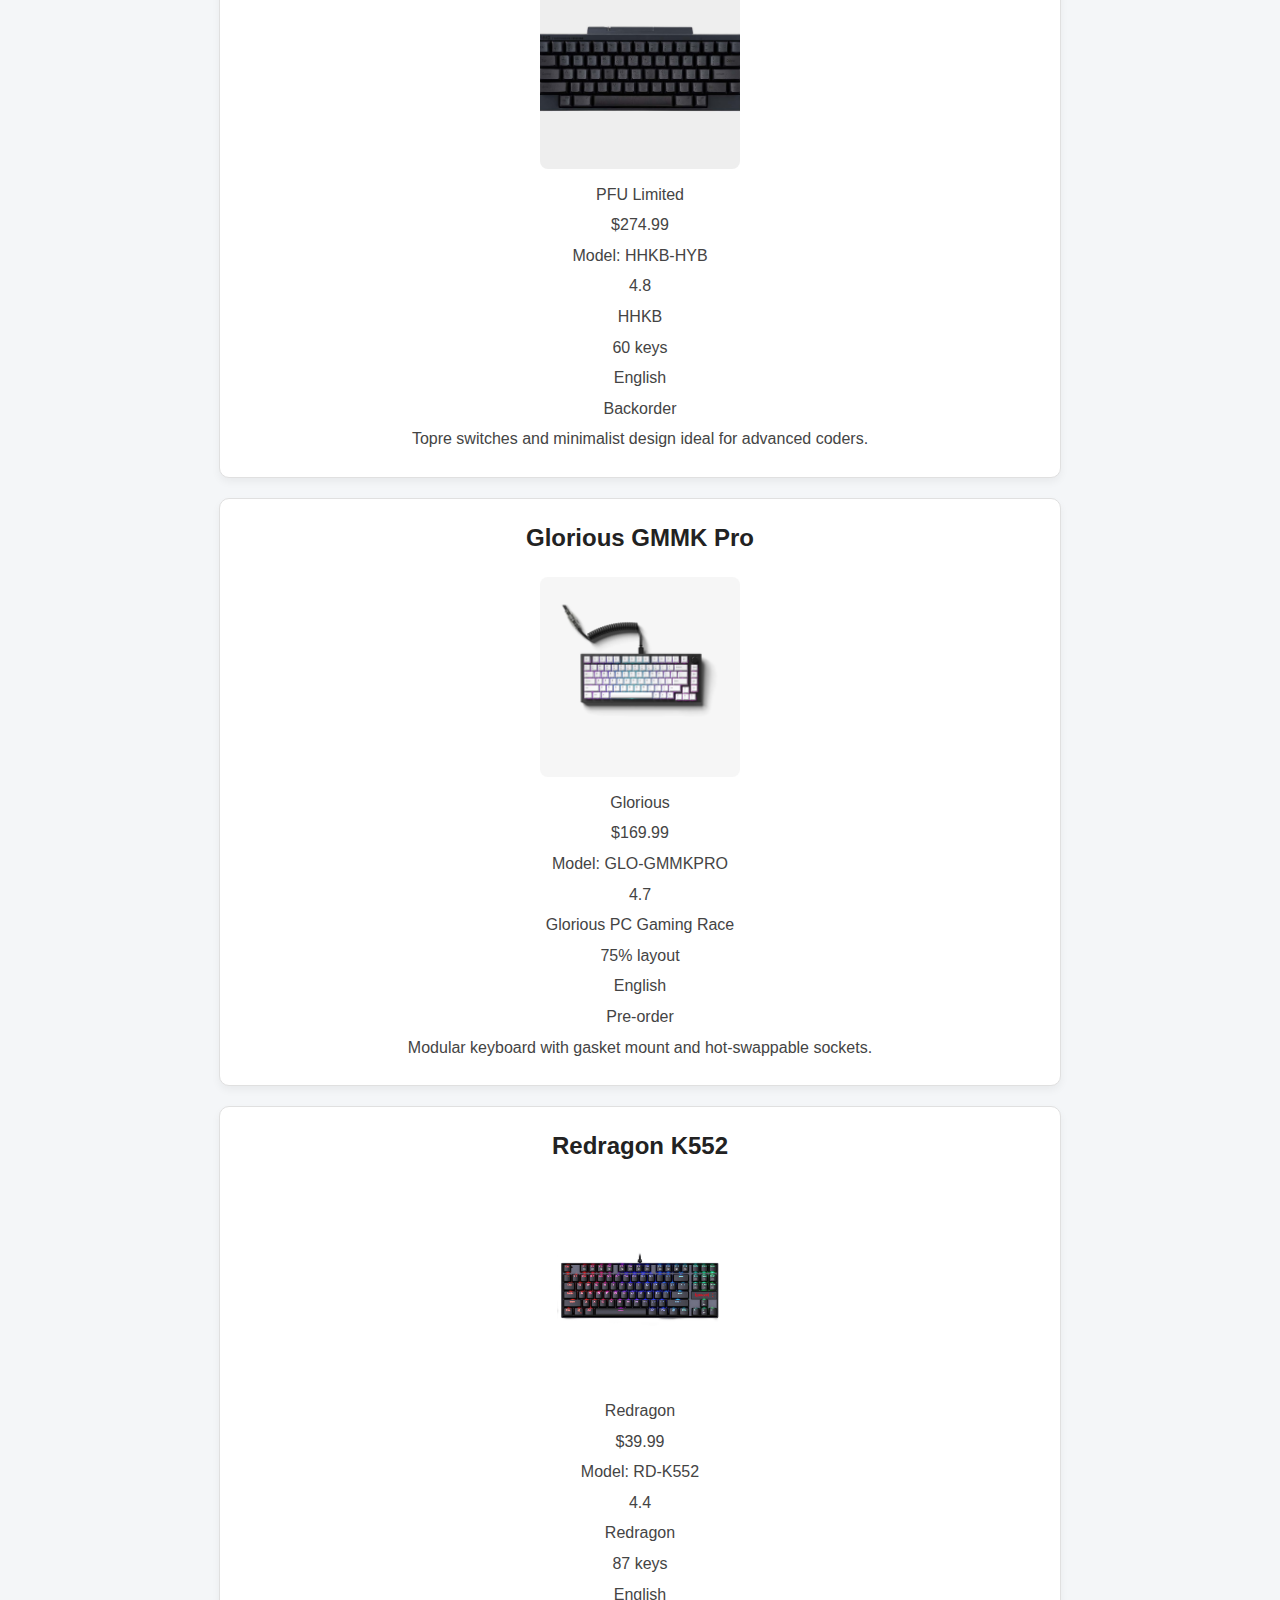
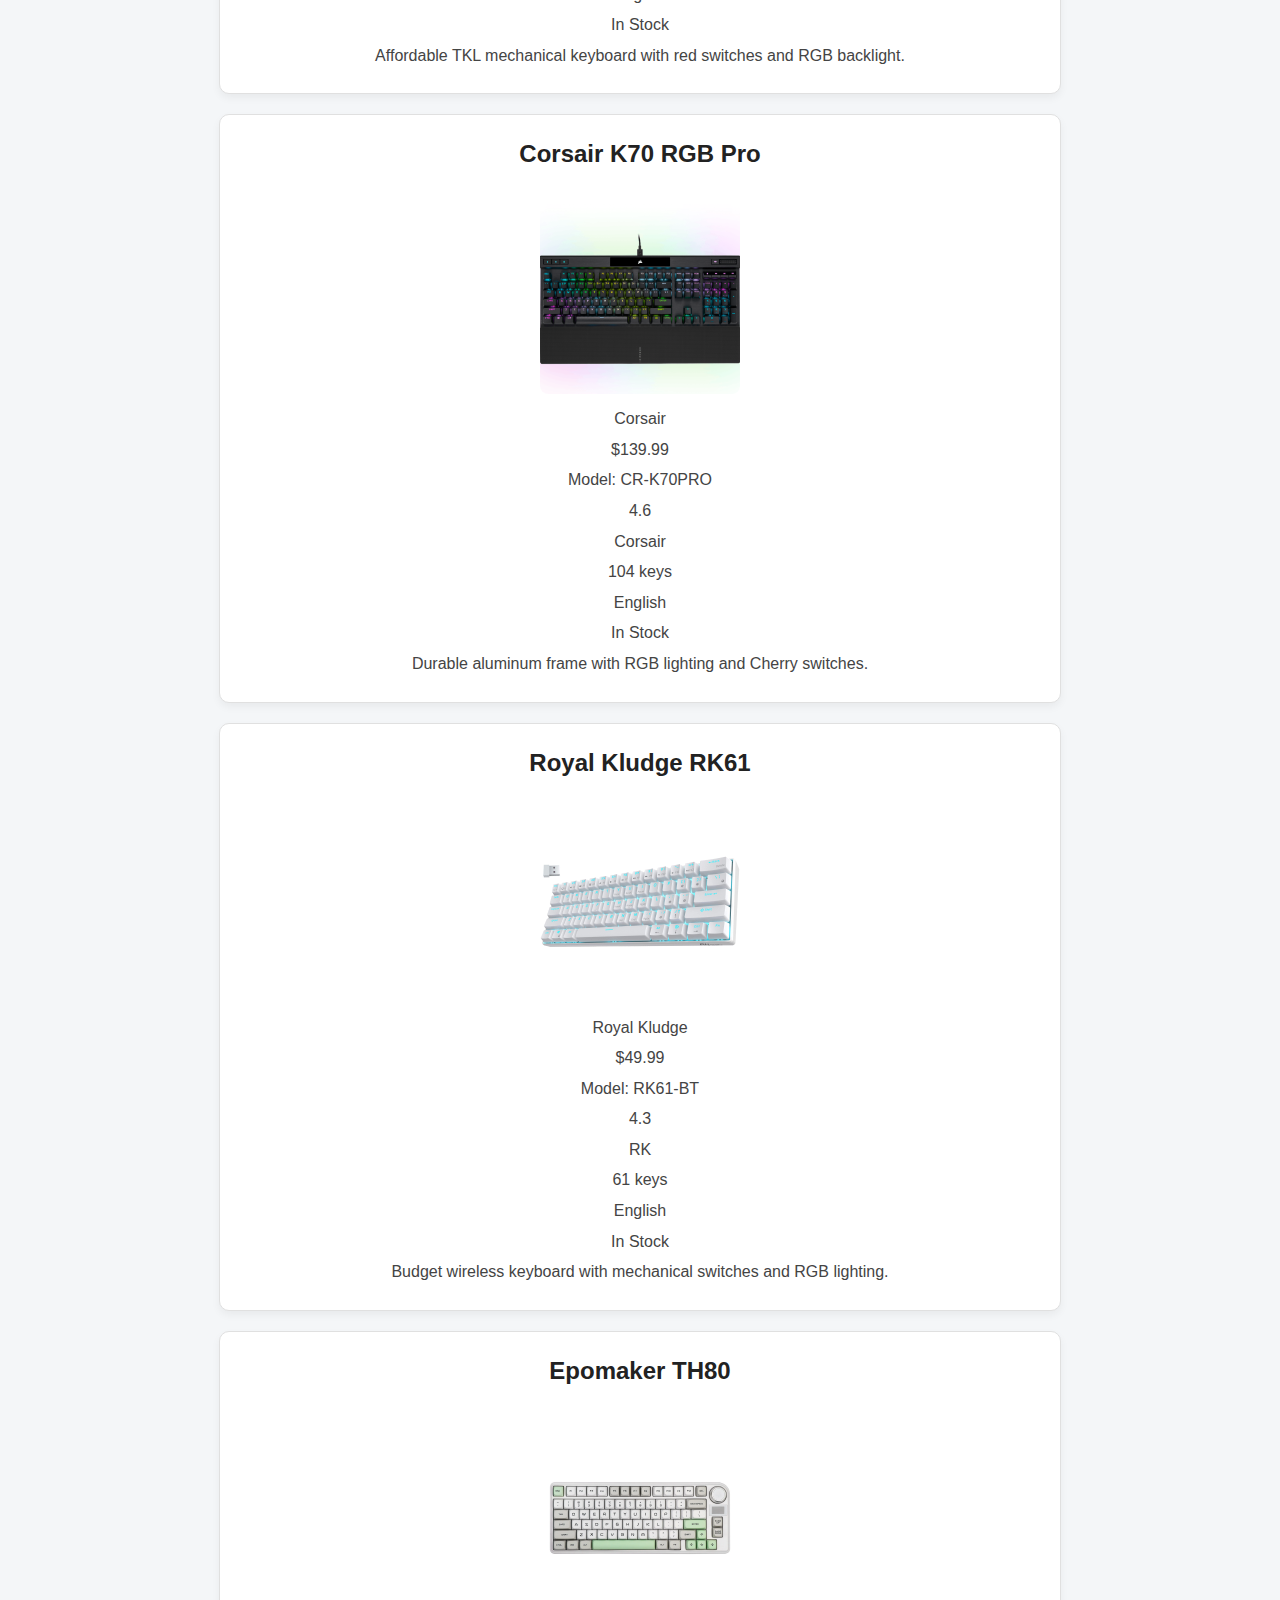
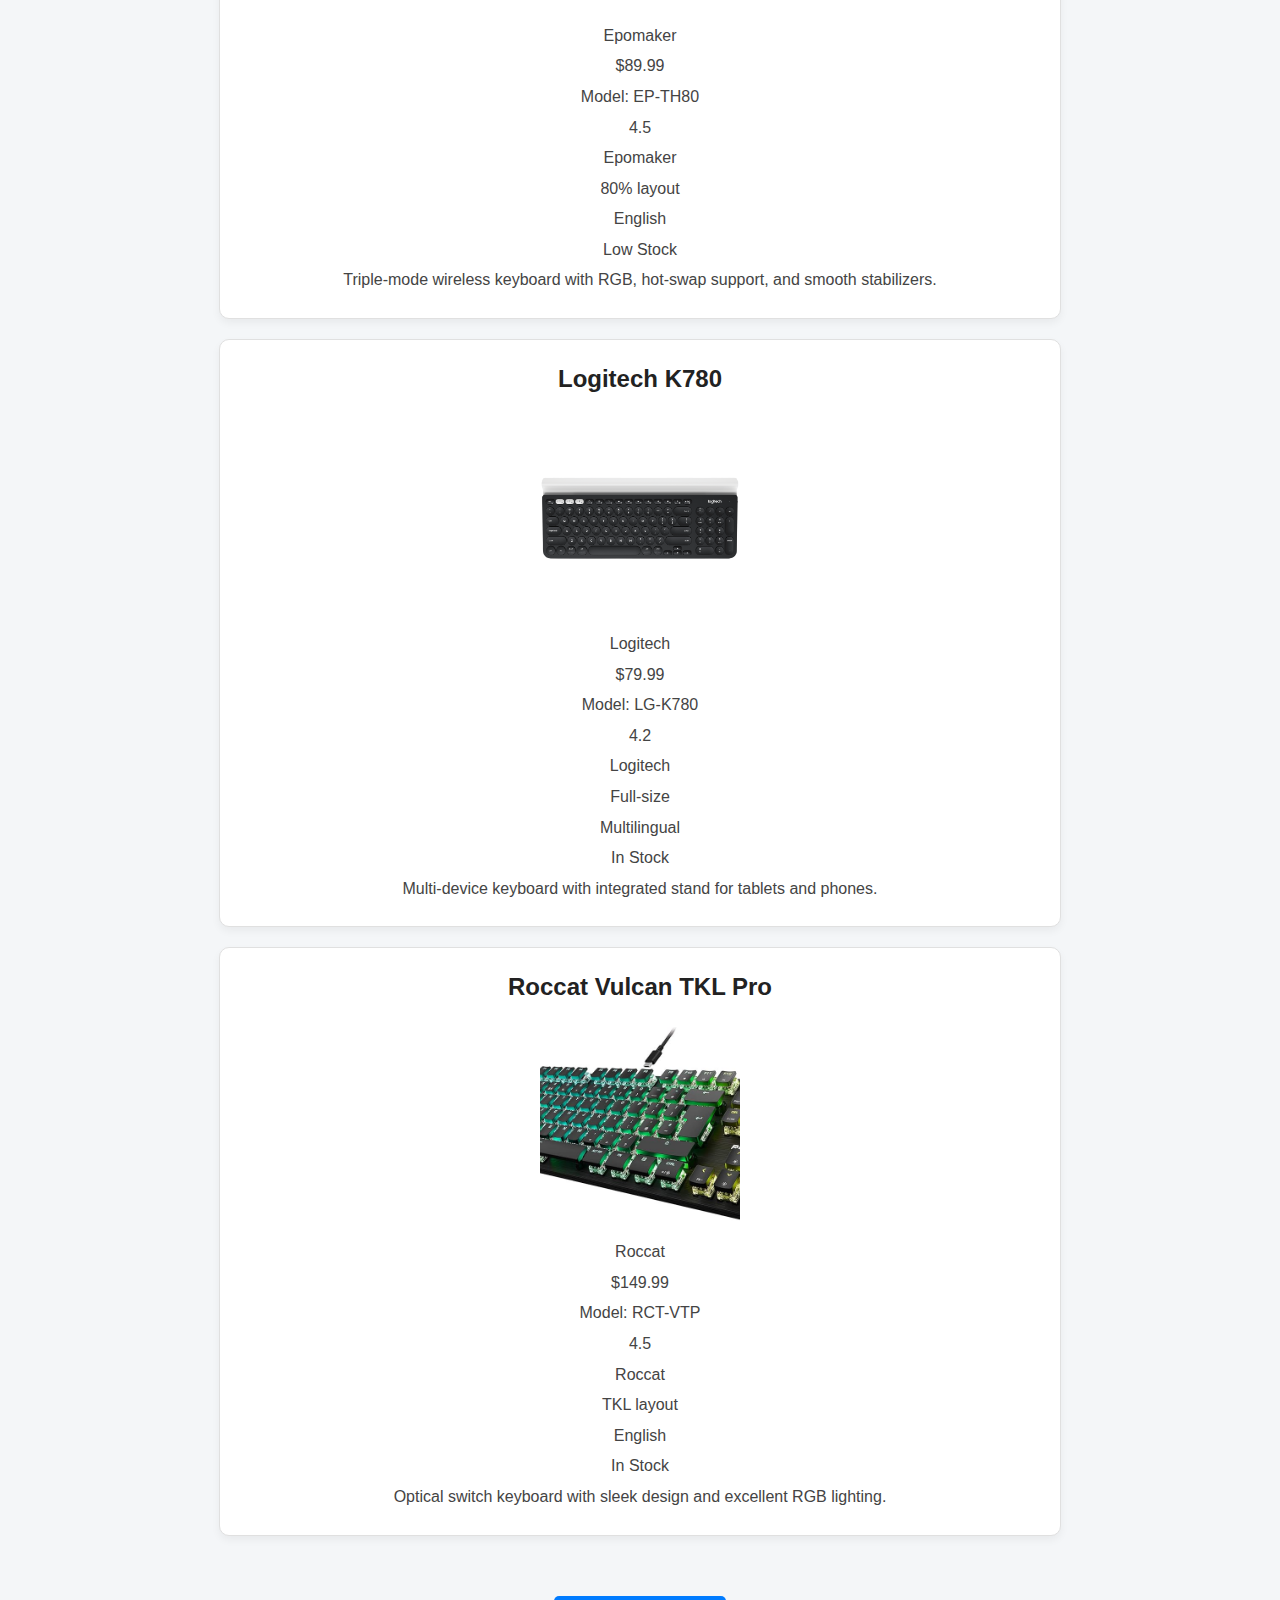
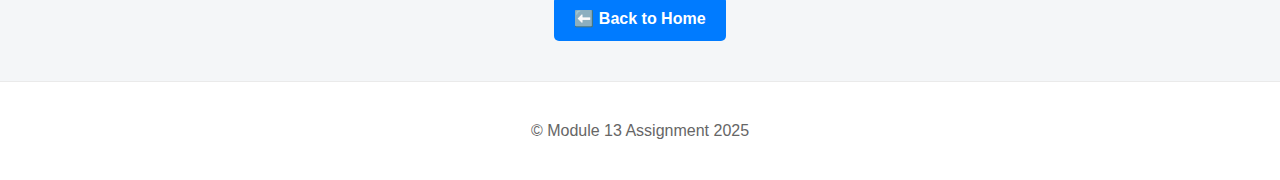
<file: Module13/keyboards.html>
<!DOCTYPE html>
<html lang="en">
<head>
  <meta charset="UTF-8">
  <title>Top 20 Keyboards for Programmers</title>
  <link rel="stylesheet" href="styles.css">
</head>
<body>
  <header class="store-header">
    <h1>⌨️ Top 20 Keyboards for Programmers</h1>
    <p>Find the perfect keyboard for coding productivity and comfort.</p>
  </header>

  <section class="product-list">
    <div class="product">
      <h2 class="title">Keychron K6</h2>
      <img src="images/k6.jpg" alt="Smartwatch Pro" class="product-image">
      <p class="author">Keychron</p>
      <p class="price">$74.99</p>
      <p class="isbn">Model: K6-B</p>
      <p class="rating">4.6</p>
      <p class="publisher">Keychron</p>
      <p class="pages">68 keys</p>
      <p class="language">English</p>
      <p class="stock">In Stock</p>
      <p class="description">Compact wireless mechanical keyboard with hot-swappable switches and Mac/Windows compatibility.</p>
    </div>

    <div class="product">
      <h2 class="title">Logitech MX Keys</h2>
      <img src="images/mx.jpg" alt="Smartwatch Pro" class="product-image">
      <p class="author">Logitech</p>
      <p class="price">$99.99</p>
      <p class="isbn">Model: MXK-ADV</p>
      <p class="rating">4.8</p>
      <p class="publisher">Logitech</p>
      <p class="pages">Full-size layout</p>
      <p class="language">English</p>
      <p class="stock">In Stock</p>
      <p class="description">Silent low-profile keys, backlit, and optimized for long typing sessions.</p>
    </div>

    <div class="product">
      <h2 class="title">Das Keyboard 4 Professional</h2>
      <img src="images/das.jpg" alt="Smartwatch Pro" class="product-image">
      <p class="author">Das Keyboard</p>
      <p class="price">$169.00</p>
      <p class="isbn">Model: DK4-PRO</p>
      <p class="rating">4.7</p>
      <p class="publisher">Das Keyboard</p>
      <p class="pages">104 keys</p>
      <p class="language">English</p>
      <p class="stock">Low Stock</p>
      <p class="description">Premium build with Cherry MX Blue switches and volume knob.</p>
    </div>

    <div class="product">
      <h2 class="title">Ducky One 2 Mini</h2>
      <img src="images/mini1.jpg" alt="Smartwatch Pro" class="product-image">
      <p class="author">Ducky</p>
      <p class="price">$109.99</p>
      <p class="isbn">Model: DKON2061</p>
      <p class="rating">4.5</p>
      <p class="publisher">Ducky</p>
      <p class="pages">60% layout</p>
      <p class="language">English</p>
      <p class="stock">In Stock</p>
      <p class="description">Compact RGB mechanical keyboard with customizable lighting and exceptional build quality.</p>
    </div>

    <div class="product">
      <h2 class="title">Varmilo VA87M</h2>
      <img src="images/varmilo.jpg" alt="Smartwatch Pro" class="product-image">
      <p class="author">Varmilo</p>
      <p class="price">$139.00</p>
      <p class="isbn">Model: VA87M-BK</p>
      <p class="rating">4.7</p>
      <p class="publisher">Varmilo</p>
      <p class="pages">87 keys (TKL)</p>
      <p class="language">English</p>
      <p class="stock">In Stock</p>
      <p class="description">TKL keyboard with premium PBT keycaps and customizable switch options.</p>
    </div>

    <div class="product">
      <h2 class="title">Anne Pro 2</h2>
      <img src="images/Anne.jpg" alt="Smartwatch Pro" class="product-image">
      <p class="author">Obinslab</p>
      <p class="price">$89.99</p>
      <p class="isbn">Model: AP2-61</p>
      <p class="rating">4.4</p>
      <p class="publisher">Obinslab</p>
      <p class="pages">61 keys</p>
      <p class="language">English</p>
      <p class="stock">Limited Stock</p>
      <p class="description">Wireless 60% keyboard with vibrant RGB and software customization.</p>
    </div>

    <div class="product">
      <h2 class="title">SteelSeries Apex Pro</h2>
      <img src="images/steel.jpg" alt="Smartwatch Pro" class="product-image">
      <p class="author">SteelSeries</p>
      <p class="price">$199.99</p>
      <p class="isbn">Model: SSAPXPRO</p>
      <p class="rating">4.8</p>
      <p class="publisher">SteelSeries</p>
      <p class="pages">104 keys</p>
      <p class="language">English</p>
      <p class="stock">In Stock</p>
      <p class="description">Adjustable actuation mechanical keyboard with OLED display.</p>
    </div>

    <div class="product">
      <h2 class="title">Leopold FC750R</h2>
      <img src="images/leopoldo.jpg" alt="Smartwatch Pro" class="product-image">
      <p class="author">Leopold</p>
      <p class="price">$124.99</p>
      <p class="isbn">Model: FC750R-BT</p>
      <p class="rating">4.6</p>
      <p class="publisher">Leopold</p>
      <p class="pages">87 keys (TKL)</p>
      <p class="language">English</p>
      <p class="stock">In Stock</p>
      <p class="description">Silent mechanical keyboard with excellent typing feel and PBT caps.</p>
    </div>

    <div class="product">
      <h2 class="title">Akko 3068B Plus</h2>
      <img src="images/akko.jpg" alt="Smartwatch Pro" class="product-image">
      <p class="author">Akko</p>
      <p class="price">$79.99</p>
      <p class="isbn">Model: AKK-3068B</p>
      <p class="rating">4.5</p>
      <p class="publisher">Akko</p>
      <p class="pages">68 keys</p>
      <p class="language">English</p>
      <p class="stock">In Stock</p>
      <p class="description">Budget-friendly wireless mechanical keyboard with vibrant design and Bluetooth support.</p>
    </div>

    <div class="product">
      <h2 class="title">Razer BlackWidow V4</h2>
      <img src="images/BlackWidow.jpg" alt="Smartwatch Pro" class="product-image">
      <p class="author">Razer</p>
      <p class="price">$179.99</p>
      <p class="isbn">Model: RZ-BW4</p>
      <p class="rating">4.3</p>
      <p class="publisher">Razer</p>
      <p class="pages">104 keys</p>
      <p class="language">English</p>
      <p class="stock">In Stock</p>
      <p class="description">RGB gaming keyboard with mechanical green switches and macro support.</p>
    </div>


    <div class="product">
      <h2 class="title">HHKB Professional Hybrid</h2>
      <img src="images/HHKB.jpg" alt="Smartwatch Pro" class="product-image">
      <p class="author">PFU Limited</p>
      <p class="price">$274.99</p>
      <p class="isbn">Model: HHKB-HYB</p>
      <p class="rating">4.8</p>
      <p class="publisher">HHKB</p>
      <p class="pages">60 keys</p>
      <p class="language">English</p>
      <p class="stock">Backorder</p>
      <p class="description">Topre switches and minimalist design ideal for advanced coders.</p>
    </div>

    <div class="product">
      <h2 class="title">Glorious GMMK Pro</h2>
      <img src="images/Glorious.jpg" alt="Smartwatch Pro" class="product-image">
      <p class="author">Glorious</p>
      <p class="price">$169.99</p>
      <p class="isbn">Model: GLO-GMMKPRO</p>
      <p class="rating">4.7</p>
      <p class="publisher">Glorious PC Gaming Race</p>
      <p class="pages">75% layout</p>
      <p class="language">English</p>
      <p class="stock">Pre-order</p>
      <p class="description">Modular keyboard with gasket mount and hot-swappable sockets.</p>
    </div>

    <div class="product">
      <h2 class="title">Redragon K552</h2>
      <img src="images/Redragon.jpg" alt="Smartwatch Pro" class="product-image">
      <p class="author">Redragon</p>
      <p class="price">$39.99</p>
      <p class="isbn">Model: RD-K552</p>
      <p class="rating">4.4</p>
      <p class="publisher">Redragon</p>
      <p class="pages">87 keys</p>
      <p class="language">English</p>
      <p class="stock">In Stock</p>
      <p class="description">Affordable TKL mechanical keyboard with red switches and RGB backlight.</p>
    </div>

    <div class="product">
      <h2 class="title">Corsair K70 RGB Pro</h2>
      <img src="images/corsair.jpg" alt="Smartwatch Pro" class="product-image">
      <p class="author">Corsair</p>
      <p class="price">$139.99</p>
      <p class="isbn">Model: CR-K70PRO</p>
      <p class="rating">4.6</p>
      <p class="publisher">Corsair</p>
      <p class="pages">104 keys</p>
      <p class="language">English</p>
      <p class="stock">In Stock</p>
      <p class="description">Durable aluminum frame with RGB lighting and Cherry switches.</p>
    </div>

    <div class="product">
      <h2 class="title">Royal Kludge RK61</h2>
      <img src="images/royal.jpg" alt="Smartwatch Pro" class="product-image">
      <p class="author">Royal Kludge</p>
      <p class="price">$49.99</p>
      <p class="isbn">Model: RK61-BT</p>
      <p class="rating">4.3</p>
      <p class="publisher">RK</p>
      <p class="pages">61 keys</p>
      <p class="language">English</p>
      <p class="stock">In Stock</p>
      <p class="description">Budget wireless keyboard with mechanical switches and RGB lighting.</p>
    </div>

    <div class="product">
      <h2 class="title">Epomaker TH80</h2>
      <img src="images/epomaker.jpg" alt="Smartwatch Pro" class="product-image">
      <p class="author">Epomaker</p>
      <p class="price">$89.99</p>
      <p class="isbn">Model: EP-TH80</p>
      <p class="rating">4.5</p>
      <p class="publisher">Epomaker</p>
      <p class="pages">80% layout</p>
      <p class="language">English</p>
      <p class="stock">Low Stock</p>
      <p class="description">Triple-mode wireless keyboard with RGB, hot-swap support, and smooth stabilizers.</p>
    </div>

    <div class="product">
      <h2 class="title">Logitech K780</h2>
      <img src="images/K780.jpg" alt="Smartwatch Pro" class="product-image">
      <p class="author">Logitech</p>
      <p class="price">$79.99</p>
      <p class="isbn">Model: LG-K780</p>
      <p class="rating">4.2</p>
      <p class="publisher">Logitech</p>
      <p class="pages">Full-size</p>
      <p class="language">Multilingual</p>
      <p class="stock">In Stock</p>
      <p class="description">Multi-device keyboard with integrated stand for tablets and phones.</p>
    </div>

    <div class="product">
      <h2 class="title">Roccat Vulcan TKL Pro</h2>
      <img src="images/vulcan.jpg" alt="Smartwatch Pro" class="product-image">
      <p class="author">Roccat</p>
      <p class="price">$149.99</p>
      <p class="isbn">Model: RCT-VTP</p>
      <p class="rating">4.5</p>
      <p class="publisher">Roccat</p>
      <p class="pages">TKL layout</p>
      <p class="language">English</p>
      <p class="stock">In Stock</p>
      <p class="description">Optical switch keyboard with sleek design and excellent RGB lighting.</p>
    </div>
  </section>

  <div style="text-align: center; margin-top: 40px;">
    <a href="index.html" class="btn-home">⬅️ Back to Home</a>

  <footer>
    <p>&copy; Module 13 Assignment 2025</p>
  </footer>
</body>
</html>
</file>
<file: Module13/styles.css>
/* Base styles */
body {
    font-family: 'Segoe UI', Tahoma, Geneva, Verdana, sans-serif;
    background-color: #f4f6f8;
    color: #333;
    margin: 0;
    padding: 0;
    line-height: 1.6;
  }
  
  /* Header */
  .store-header {
    background-color: #fff;
    padding: 30px 20px;
    text-align: center;
    box-shadow: 0 2px 4px rgba(0,0,0,0.1);
    margin-bottom: 20px;
  }
  
  .store-header h1 {
    margin: 0;
    font-size: 2.5em;
    color: #222;
  }
  
  .store-header p {
    font-size: 1.1em;
    color: #555;
  }
  
  /* Navigation */
  nav {
    background-color: #ffffff;
    padding: 10px 20px;
    box-shadow: 0 2px 4px rgba(0,0,0,0.05);
    text-align: center;
  }
  
  .nav-links {
    list-style: none;
    margin: 0;
    padding: 0;
  }
  
  .nav-links li {
    display: inline-block;
    margin: 0 15px;
  }
  
  .nav-links a {
    text-decoration: none;
    font-weight: bold;
    color: #007bff;
    transition: color 0.2s ease-in-out;
  }
  
  .nav-links a:hover {
    color: #0056b3;
  }
  
  /* Product Section */
  .featured {
    padding: 0 20px;
    text-align: center;
  }
  
  .product {
    text-align: center;
    background: white;
    padding: 20px;
    margin: 20px auto;
    border: 1px solid #e0e0e0;
    border-radius: 10px;
    max-width: 800px;
    box-shadow: 0 4px 8px rgba(0,0,0,0.05);
    transition: transform 0.2s ease, box-shadow 0.2s ease;
  }
  
  .product:hover {
    transform: scale(1.02);
    box-shadow: 0 6px 12px rgba(0,0,0,0.08);
  }
  
  .product h2.title {
    margin-top: 0;
    color: #222;
  }
  
  .product p {
    margin: 5px 0;
    color: #444;
  }
  
  /* About section */
  .about {
    background-color: #ffffff;
    padding: 30px 20px;
    margin: 40px auto;
    max-width: 900px;
    border-radius: 10px;
    box-shadow: 0 2px 6px rgba(0,0,0,0.05);
  }
  
  /* Footer */
  footer {
    background-color: #ffffff;
    color: #666;
    text-align: center;
    padding: 20px;
    border-top: 1px solid #eaeaea;
    margin-top: 40px;
  }
  
  .btn-home {
    display: inline-block;
    padding: 10px 20px;
    margin-top: 20px;
    background-color: #007bff;
    color: white;
    border-radius: 5px;
    text-decoration: none;
    font-weight: bold;
    transition: background-color 0.3s ease;
  }
  
  .btn-home:hover {
    background-color: #0056b3;
  }

  .product-image {
    width: 200px;        /* or any width you prefer */
    height: 200px;       /* keeps all images square */
    object-fit: cover;   /* crops the image to fit the box without distortion */
    border-radius: 8px;  /* optional for rounded corners */
  }
</file>
